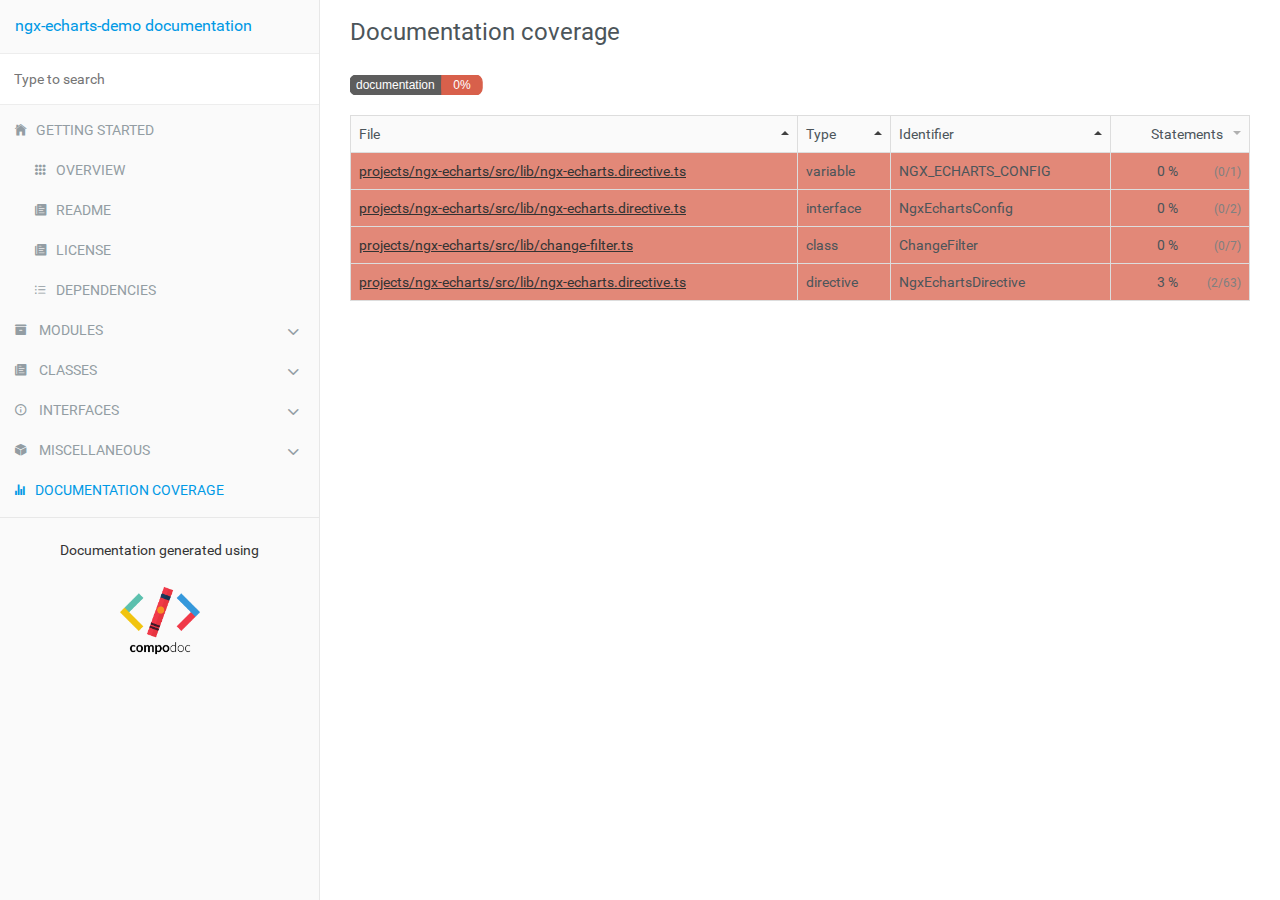
<file: api-doc/coverage.html>
<!doctype html>
<html class="no-js" lang="">
    <head>
        <meta charset="utf-8">
        <meta http-equiv="x-ua-compatible" content="ie=edge">
        <title>ngx-echarts-demo documentation</title>
        <meta name="description" content="">
        <meta name="viewport" content="width=device-width, initial-scale=1">

        <link rel="icon" type="image/x-icon" href="./images/favicon.ico">
	      <link rel="stylesheet" href="./styles/style.css">
        <link rel="stylesheet" href="./styles/stripe.css">
    </head>
    <body>

        <div class="navbar navbar-default navbar-fixed-top visible-xs">
            <a href="./" class="navbar-brand">ngx-echarts-demo documentation</a>
            <button type="button" class="btn btn-default btn-menu ion-ios-menu" id="btn-menu"></button>
        </div>

        <div class="xs-menu menu" id="mobile-menu">
                <div id="book-search-input" role="search"><input type="text" placeholder="Type to search"></div>            <compodoc-menu></compodoc-menu>
        </div>

        <div class="container-fluid main">
           <div class="row main">
               <div class="hidden-xs menu">
                   <compodoc-menu mode="normal"></compodoc-menu>
               </div>
               <!-- START CONTENT -->
               <div class="content coverage">
                   <div class="content-data">














                   


<ol class="breadcrumb">
    <li>Documentation coverage</li>
</ol>

<div>
    <img src="./images/coverage-badge-documentation.svg">
</div>

<table class="table table-bordered coverage" id="coverage-table">
    <thead class="coverage-header">
        <tr>
            <th>File</th>
            <th>Type</th>
            <th>Identifier</th>
            <th style="text-align:right" class="statements" data-sort-default>Statements</th>
        </tr>
    </thead>
    <tbody>
        <tr class="low">
            <td>
                <!-- miscellaneous -->
                <a href="./classes/ChangeFilter.html">projects/ngx-echarts/src/lib/change-filter.ts</a>
            </td>
            <td>class</td>
            <td>ChangeFilter</td>
            <td align="right" data-sort="0">
                <span class="coverage-percent">0 %</span>
                <span class="coverage-count">(0/7)</span>
            </td>
        </tr>
        <tr class="low">
            <td>
                <!-- miscellaneous -->
                <a href="./directives/NgxEchartsDirective.html">projects/ngx-echarts/src/lib/ngx-echarts.directive.ts</a>
            </td>
            <td>directive</td>
            <td>NgxEchartsDirective</td>
            <td align="right" data-sort="3">
                <span class="coverage-percent">3 %</span>
                <span class="coverage-count">(2/63)</span>
            </td>
        </tr>
        <tr class="low">
            <td>
                <!-- miscellaneous -->
                <a href="./interfaces/NgxEchartsConfig.html">projects/ngx-echarts/src/lib/ngx-echarts.directive.ts</a>
            </td>
            <td>interface</td>
            <td>NgxEchartsConfig</td>
            <td align="right" data-sort="0">
                <span class="coverage-percent">0 %</span>
                <span class="coverage-count">(0/2)</span>
            </td>
        </tr>
        <tr class="low">
            <td>
                <!-- miscellaneous -->
                <a href="./miscellaneous/variables.html#NGX_ECHARTS_CONFIG">projects/ngx-echarts/src/lib/ngx-echarts.directive.ts</a>
            </td>
            <td>variable</td>
            <td>NGX_ECHARTS_CONFIG</td>
            <td align="right" data-sort="0">
                <span class="coverage-percent">0 %</span>
                <span class="coverage-count">(0/1)</span>
            </td>
        </tr>
    </tbody>
</table>

<script src="js/libs/tablesort.min.js"></script>
<script src="js/libs/tablesort.number.min.js"></script>
<script>
    new Tablesort(document.getElementById('coverage-table'));
</script>

                   </div><div class="search-results">
    <div class="has-results">
        <h1 class="search-results-title"><span class='search-results-count'></span> result-matching "<span class='search-query'></span>"</h1>
        <ul class="search-results-list"></ul>
    </div>
    <div class="no-results">
        <h1 class="search-results-title">No results matching "<span class='search-query'></span>"</h1>
    </div>
</div>
</div>
               <!-- END CONTENT -->
           </div>
       </div>

       <script>
            var COMPODOC_CURRENT_PAGE_DEPTH = 0;
            var COMPODOC_CURRENT_PAGE_CONTEXT = 'coverage';
            var COMPODOC_CURRENT_PAGE_URL = 'coverage.html';
            var MAX_SEARCH_RESULTS = 15;
       </script>

       <script src="./js/libs/custom-elements.min.js"></script>
       <script src="./js/libs/lit-html.js"></script>
       <!-- Required to polyfill modern browsers as code is ES5 for IE... -->
       <script src="./js/libs/custom-elements-es5-adapter.js" charset="utf-8" defer></script>
       <script src="./js/menu-wc.js" defer></script>

       <script src="./js/libs/bootstrap-native.js"></script>

       <script src="./js/libs/es6-shim.min.js"></script>
       <script src="./js/libs/EventDispatcher.js"></script>
       <script src="./js/libs/promise.min.js"></script>
       <script src="./js/libs/zepto.min.js"></script>

       <script src="./js/compodoc.js"></script>

       <script src="./js/tabs.js"></script>
       <script src="./js/menu.js"></script>
       <script src="./js/libs/clipboard.min.js"></script>
       <script src="./js/libs/prism.js"></script>
       <script src="./js/sourceCode.js"></script>
          <script src="./js/search/search.js"></script>
          <script src="./js/search/lunr.min.js"></script>
          <script src="./js/search/search-lunr.js"></script>
          <script src="./js/search/search_index.js"></script>
       <script src="./js/lazy-load-graphs.js"></script>


    </body>
</html>
</file>
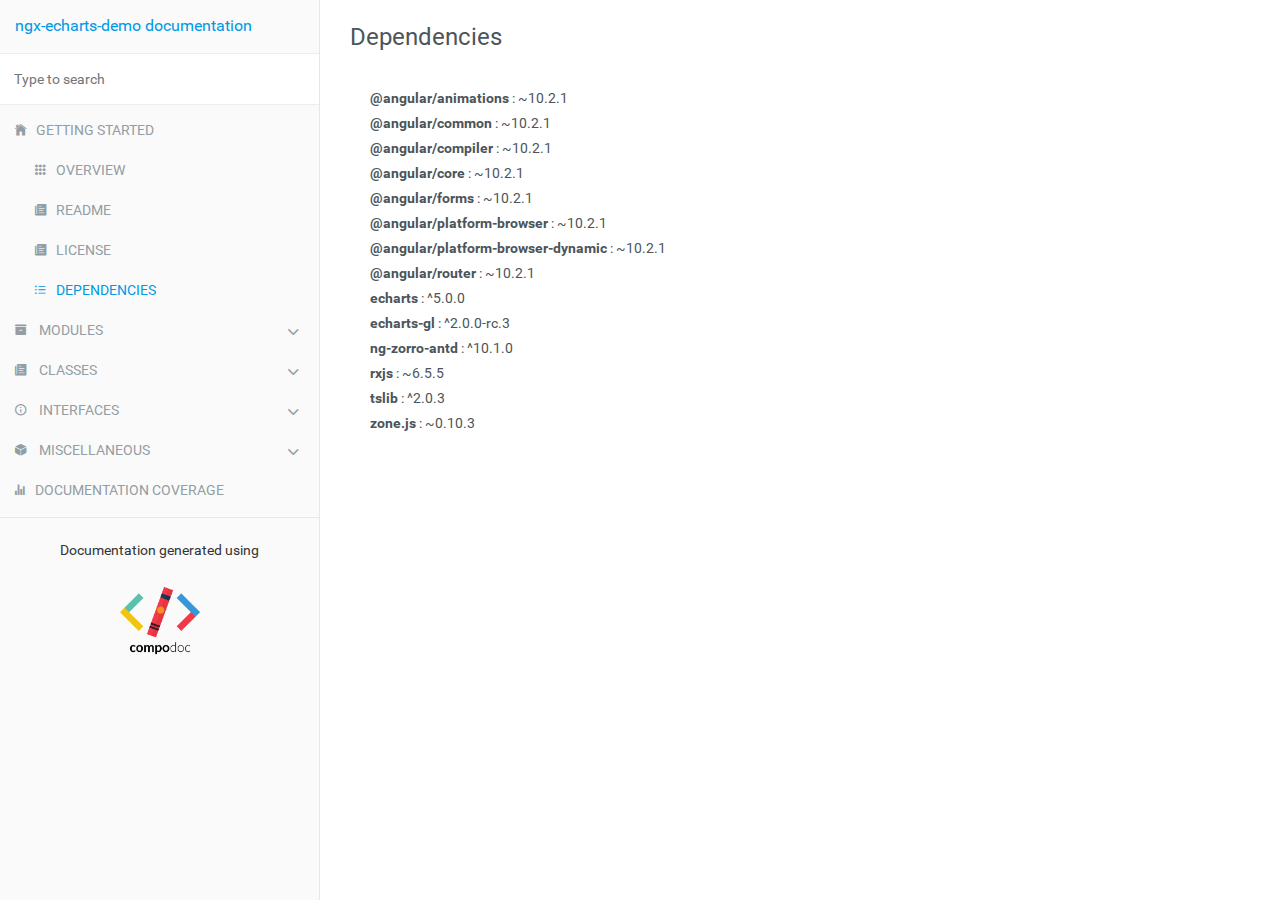
<file: api-doc/dependencies.html>
<!doctype html>
<html class="no-js" lang="">
    <head>
        <meta charset="utf-8">
        <meta http-equiv="x-ua-compatible" content="ie=edge">
        <title>ngx-echarts-demo documentation</title>
        <meta name="description" content="">
        <meta name="viewport" content="width=device-width, initial-scale=1">

        <link rel="icon" type="image/x-icon" href="./images/favicon.ico">
	      <link rel="stylesheet" href="./styles/style.css">
        <link rel="stylesheet" href="./styles/stripe.css">
    </head>
    <body>

        <div class="navbar navbar-default navbar-fixed-top visible-xs">
            <a href="./" class="navbar-brand">ngx-echarts-demo documentation</a>
            <button type="button" class="btn btn-default btn-menu ion-ios-menu" id="btn-menu"></button>
        </div>

        <div class="xs-menu menu" id="mobile-menu">
                <div id="book-search-input" role="search"><input type="text" placeholder="Type to search"></div>            <compodoc-menu></compodoc-menu>
        </div>

        <div class="container-fluid main">
           <div class="row main">
               <div class="hidden-xs menu">
                   <compodoc-menu mode="normal"></compodoc-menu>
               </div>
               <!-- START CONTENT -->
               <div class="content package-dependencies">
                   <div class="content-data">














    <ol class="breadcrumb">
        <li>Dependencies</li>
    </ol>
    <ul class="dependencies-list">
        <li>
            <b>@angular/animations</b> : ~10.2.1</li>
        <li>
            <b>@angular/common</b> : ~10.2.1</li>
        <li>
            <b>@angular/compiler</b> : ~10.2.1</li>
        <li>
            <b>@angular/core</b> : ~10.2.1</li>
        <li>
            <b>@angular/forms</b> : ~10.2.1</li>
        <li>
            <b>@angular/platform-browser</b> : ~10.2.1</li>
        <li>
            <b>@angular/platform-browser-dynamic</b> : ~10.2.1</li>
        <li>
            <b>@angular/router</b> : ~10.2.1</li>
        <li>
            <b>echarts</b> : ^5.0.0</li>
        <li>
            <b>echarts-gl</b> : ^2.0.0-rc.3</li>
        <li>
            <b>ng-zorro-antd</b> : ^10.1.0</li>
        <li>
            <b>rxjs</b> : ~6.5.5</li>
        <li>
            <b>tslib</b> : ^2.0.3</li>
        <li>
            <b>zone.js</b> : ~0.10.3</li>
    </ul>

                   




                   </div><div class="search-results">
    <div class="has-results">
        <h1 class="search-results-title"><span class='search-results-count'></span> result-matching "<span class='search-query'></span>"</h1>
        <ul class="search-results-list"></ul>
    </div>
    <div class="no-results">
        <h1 class="search-results-title">No results matching "<span class='search-query'></span>"</h1>
    </div>
</div>
</div>
               <!-- END CONTENT -->
           </div>
       </div>

       <script>
            var COMPODOC_CURRENT_PAGE_DEPTH = 0;
            var COMPODOC_CURRENT_PAGE_CONTEXT = 'package-dependencies';
            var COMPODOC_CURRENT_PAGE_URL = 'dependencies.html';
            var MAX_SEARCH_RESULTS = 15;
       </script>

       <script src="./js/libs/custom-elements.min.js"></script>
       <script src="./js/libs/lit-html.js"></script>
       <!-- Required to polyfill modern browsers as code is ES5 for IE... -->
       <script src="./js/libs/custom-elements-es5-adapter.js" charset="utf-8" defer></script>
       <script src="./js/menu-wc.js" defer></script>

       <script src="./js/libs/bootstrap-native.js"></script>

       <script src="./js/libs/es6-shim.min.js"></script>
       <script src="./js/libs/EventDispatcher.js"></script>
       <script src="./js/libs/promise.min.js"></script>
       <script src="./js/libs/zepto.min.js"></script>

       <script src="./js/compodoc.js"></script>

       <script src="./js/tabs.js"></script>
       <script src="./js/menu.js"></script>
       <script src="./js/libs/clipboard.min.js"></script>
       <script src="./js/libs/prism.js"></script>
       <script src="./js/sourceCode.js"></script>
          <script src="./js/search/search.js"></script>
          <script src="./js/search/lunr.min.js"></script>
          <script src="./js/search/search-lunr.js"></script>
          <script src="./js/search/search_index.js"></script>
       <script src="./js/lazy-load-graphs.js"></script>


    </body>
</html>
</file>
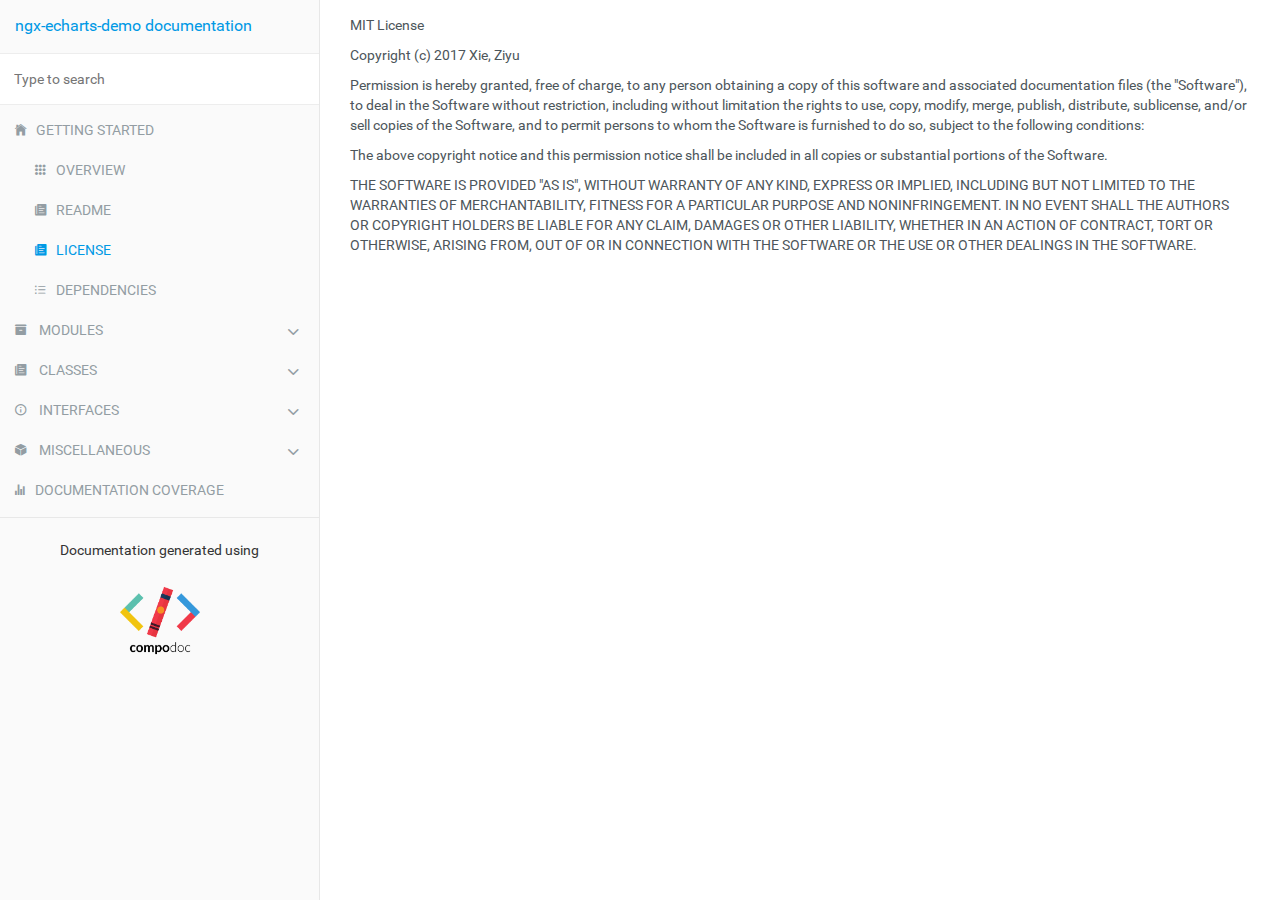
<file: api-doc/license.html>
<!doctype html>
<html class="no-js" lang="">
    <head>
        <meta charset="utf-8">
        <meta http-equiv="x-ua-compatible" content="ie=edge">
        <title>ngx-echarts-demo documentation</title>
        <meta name="description" content="">
        <meta name="viewport" content="width=device-width, initial-scale=1">

        <link rel="icon" type="image/x-icon" href="./images/favicon.ico">
	      <link rel="stylesheet" href="./styles/style.css">
        <link rel="stylesheet" href="./styles/stripe.css">
    </head>
    <body>

        <div class="navbar navbar-default navbar-fixed-top visible-xs">
            <a href="./" class="navbar-brand">ngx-echarts-demo documentation</a>
            <button type="button" class="btn btn-default btn-menu ion-ios-menu" id="btn-menu"></button>
        </div>

        <div class="xs-menu menu" id="mobile-menu">
                <div id="book-search-input" role="search"><input type="text" placeholder="Type to search"></div>            <compodoc-menu></compodoc-menu>
        </div>

        <div class="container-fluid main">
           <div class="row main">
               <div class="hidden-xs menu">
                   <compodoc-menu mode="normal"></compodoc-menu>
               </div>
               <!-- START CONTENT -->
               <div class="content getting-started">
                   <div class="content-data">

<p>MIT License</p>
<p>Copyright (c) 2017 Xie, Ziyu</p>
<p>Permission is hereby granted, free of charge, to any person obtaining a copy
of this software and associated documentation files (the &quot;Software&quot;), to deal
in the Software without restriction, including without limitation the rights
to use, copy, modify, merge, publish, distribute, sublicense, and/or sell
copies of the Software, and to permit persons to whom the Software is
furnished to do so, subject to the following conditions:</p>
<p>The above copyright notice and this permission notice shall be included in all
copies or substantial portions of the Software.</p>
<p>THE SOFTWARE IS PROVIDED &quot;AS IS&quot;, WITHOUT WARRANTY OF ANY KIND, EXPRESS OR
IMPLIED, INCLUDING BUT NOT LIMITED TO THE WARRANTIES OF MERCHANTABILITY,
FITNESS FOR A PARTICULAR PURPOSE AND NONINFRINGEMENT. IN NO EVENT SHALL THE
AUTHORS OR COPYRIGHT HOLDERS BE LIABLE FOR ANY CLAIM, DAMAGES OR OTHER
LIABILITY, WHETHER IN AN ACTION OF CONTRACT, TORT OR OTHERWISE, ARISING FROM,
OUT OF OR IN CONNECTION WITH THE SOFTWARE OR THE USE OR OTHER DEALINGS IN THE
SOFTWARE.</p>














                   




                   </div><div class="search-results">
    <div class="has-results">
        <h1 class="search-results-title"><span class='search-results-count'></span> result-matching "<span class='search-query'></span>"</h1>
        <ul class="search-results-list"></ul>
    </div>
    <div class="no-results">
        <h1 class="search-results-title">No results matching "<span class='search-query'></span>"</h1>
    </div>
</div>
</div>
               <!-- END CONTENT -->
           </div>
       </div>

       <script>
            var COMPODOC_CURRENT_PAGE_DEPTH = 0;
            var COMPODOC_CURRENT_PAGE_CONTEXT = 'getting-started';
            var COMPODOC_CURRENT_PAGE_URL = 'license.html';
            var MAX_SEARCH_RESULTS = 15;
       </script>

       <script src="./js/libs/custom-elements.min.js"></script>
       <script src="./js/libs/lit-html.js"></script>
       <!-- Required to polyfill modern browsers as code is ES5 for IE... -->
       <script src="./js/libs/custom-elements-es5-adapter.js" charset="utf-8" defer></script>
       <script src="./js/menu-wc.js" defer></script>

       <script src="./js/libs/bootstrap-native.js"></script>

       <script src="./js/libs/es6-shim.min.js"></script>
       <script src="./js/libs/EventDispatcher.js"></script>
       <script src="./js/libs/promise.min.js"></script>
       <script src="./js/libs/zepto.min.js"></script>

       <script src="./js/compodoc.js"></script>

       <script src="./js/tabs.js"></script>
       <script src="./js/menu.js"></script>
       <script src="./js/libs/clipboard.min.js"></script>
       <script src="./js/libs/prism.js"></script>
       <script src="./js/sourceCode.js"></script>
          <script src="./js/search/search.js"></script>
          <script src="./js/search/lunr.min.js"></script>
          <script src="./js/search/search-lunr.js"></script>
          <script src="./js/search/search_index.js"></script>
       <script src="./js/lazy-load-graphs.js"></script>


    </body>
</html>
</file>
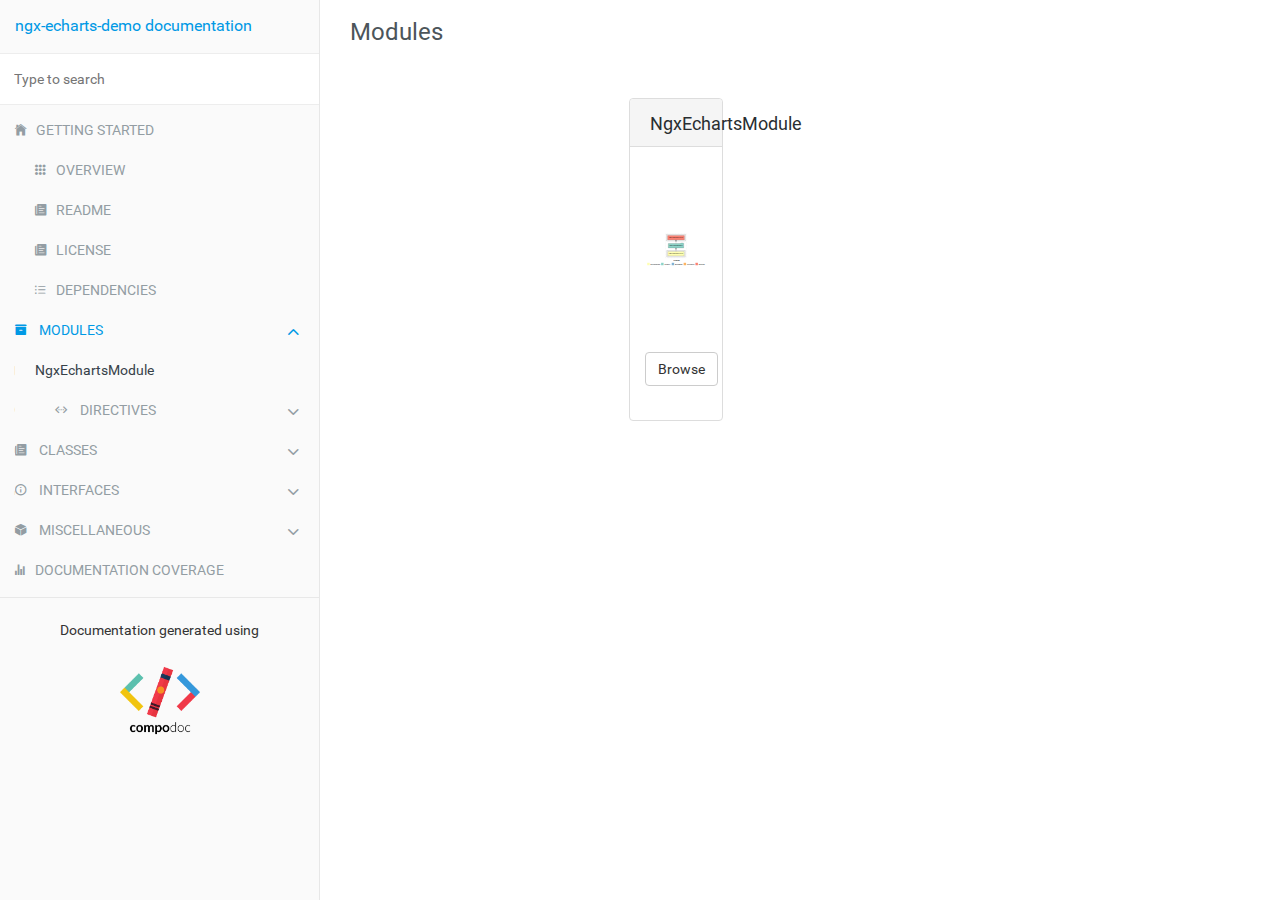
<file: api-doc/modules.html>
<!doctype html>
<html class="no-js" lang="">
    <head>
        <meta charset="utf-8">
        <meta http-equiv="x-ua-compatible" content="ie=edge">
        <title>ngx-echarts-demo documentation</title>
        <meta name="description" content="">
        <meta name="viewport" content="width=device-width, initial-scale=1">

        <link rel="icon" type="image/x-icon" href="./images/favicon.ico">
	      <link rel="stylesheet" href="./styles/style.css">
        <link rel="stylesheet" href="./styles/stripe.css">
    </head>
    <body>

        <div class="navbar navbar-default navbar-fixed-top visible-xs">
            <a href="./" class="navbar-brand">ngx-echarts-demo documentation</a>
            <button type="button" class="btn btn-default btn-menu ion-ios-menu" id="btn-menu"></button>
        </div>

        <div class="xs-menu menu" id="mobile-menu">
                <div id="book-search-input" role="search"><input type="text" placeholder="Type to search"></div>            <compodoc-menu></compodoc-menu>
        </div>

        <div class="container-fluid main">
           <div class="row main">
               <div class="hidden-xs menu">
                   <compodoc-menu mode="normal"></compodoc-menu>
               </div>
               <!-- START CONTENT -->
               <div class="content modules">
                   <div class="content-data">



<ol class="breadcrumb">
    <li>Modules</li>
</ol>
<div class="container-fluid modules">
    <div class="row">
            <div class="col-sm-4">
                <div class="card card-module">
                    <div class="card-header">
                        <h4 class="card-title">NgxEchartsModule</h4>
                    </div>
                    <div class="card-block">
                                <p>
                                    <object id="demo-svg" type="image/svg+xml" lazy="./modules/NgxEchartsModule/dependencies.svg" style="width: 100%; height: 175px;">
                                        Your browser does not support SVG
                                    </object>
                                </p>
                        <footer class="text-center">
                            <a href="./modules/NgxEchartsModule.html" class="btn btn-default">Browse</a>
                        </footer>
                    </div>
                </div>
            </div>
    </div>
</div>











                   




                   </div><div class="search-results">
    <div class="has-results">
        <h1 class="search-results-title"><span class='search-results-count'></span> result-matching "<span class='search-query'></span>"</h1>
        <ul class="search-results-list"></ul>
    </div>
    <div class="no-results">
        <h1 class="search-results-title">No results matching "<span class='search-query'></span>"</h1>
    </div>
</div>
</div>
               <!-- END CONTENT -->
           </div>
       </div>

       <script>
            var COMPODOC_CURRENT_PAGE_DEPTH = 0;
            var COMPODOC_CURRENT_PAGE_CONTEXT = 'modules';
            var COMPODOC_CURRENT_PAGE_URL = 'modules.html';
            var MAX_SEARCH_RESULTS = 15;
       </script>

       <script src="./js/libs/custom-elements.min.js"></script>
       <script src="./js/libs/lit-html.js"></script>
       <!-- Required to polyfill modern browsers as code is ES5 for IE... -->
       <script src="./js/libs/custom-elements-es5-adapter.js" charset="utf-8" defer></script>
       <script src="./js/menu-wc.js" defer></script>

       <script src="./js/libs/bootstrap-native.js"></script>

       <script src="./js/libs/es6-shim.min.js"></script>
       <script src="./js/libs/EventDispatcher.js"></script>
       <script src="./js/libs/promise.min.js"></script>
       <script src="./js/libs/zepto.min.js"></script>

       <script src="./js/compodoc.js"></script>

       <script src="./js/tabs.js"></script>
       <script src="./js/menu.js"></script>
       <script src="./js/libs/clipboard.min.js"></script>
       <script src="./js/libs/prism.js"></script>
       <script src="./js/sourceCode.js"></script>
          <script src="./js/search/search.js"></script>
          <script src="./js/search/lunr.min.js"></script>
          <script src="./js/search/search-lunr.js"></script>
          <script src="./js/search/search_index.js"></script>
       <script src="./js/lazy-load-graphs.js"></script>


    </body>
</html>
</file>
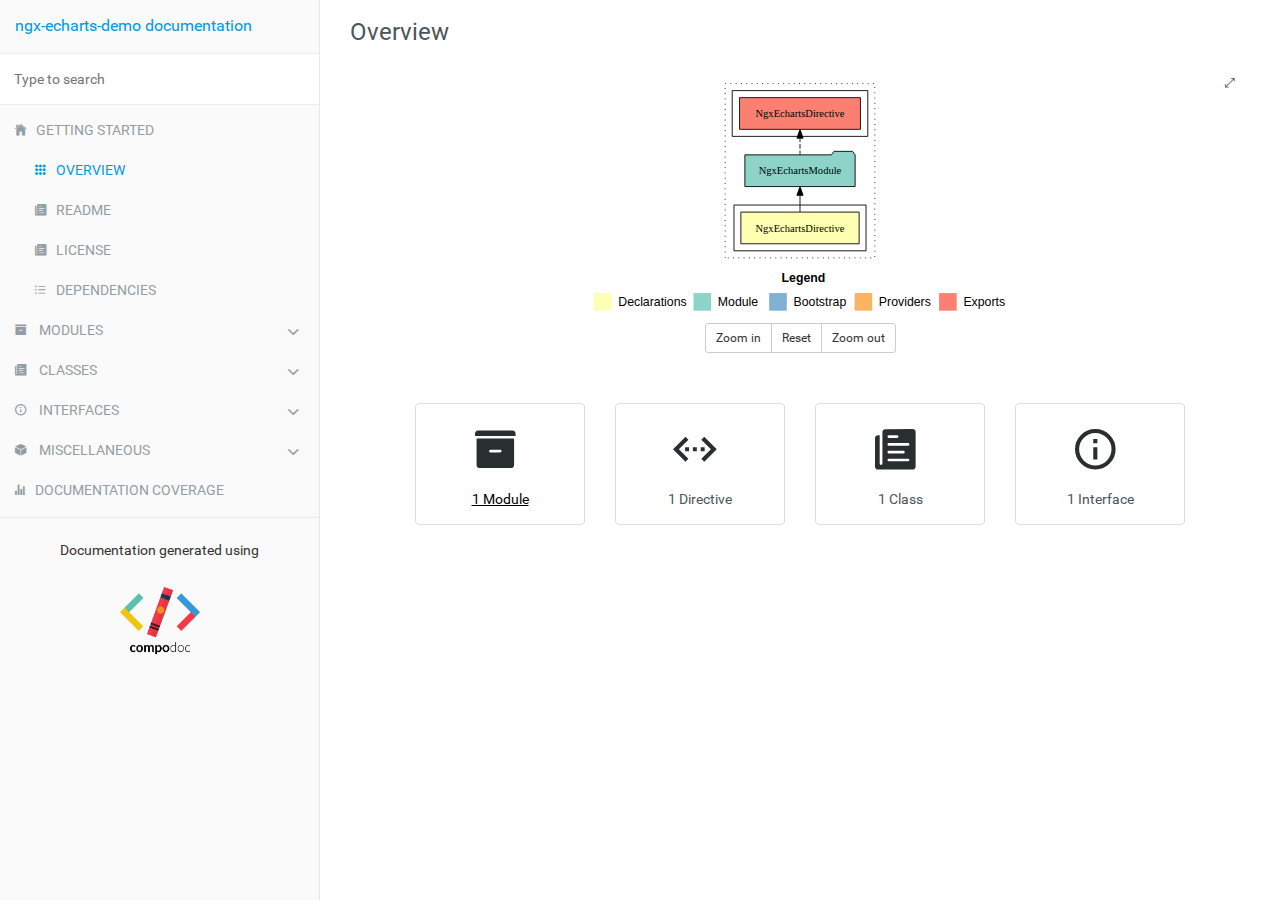
<file: api-doc/overview.html>
<!doctype html>
<html class="no-js" lang="">
    <head>
        <meta charset="utf-8">
        <meta http-equiv="x-ua-compatible" content="ie=edge">
        <title>ngx-echarts-demo documentation</title>
        <meta name="description" content="">
        <meta name="viewport" content="width=device-width, initial-scale=1">

        <link rel="icon" type="image/x-icon" href="./images/favicon.ico">
	      <link rel="stylesheet" href="./styles/style.css">
        <link rel="stylesheet" href="./styles/stripe.css">
    </head>
    <body>

        <div class="navbar navbar-default navbar-fixed-top visible-xs">
            <a href="./" class="navbar-brand">ngx-echarts-demo documentation</a>
            <button type="button" class="btn btn-default btn-menu ion-ios-menu" id="btn-menu"></button>
        </div>

        <div class="xs-menu menu" id="mobile-menu">
                <div id="book-search-input" role="search"><input type="text" placeholder="Type to search"></div>            <compodoc-menu></compodoc-menu>
        </div>

        <div class="container-fluid main">
           <div class="row main">
               <div class="hidden-xs menu">
                   <compodoc-menu mode="normal"></compodoc-menu>
               </div>
               <!-- START CONTENT -->
               <div class="content overview">
                   <div class="content-data">


<ol class="breadcrumb">
    <li>Overview</li>
</ol>
  
<div class="text-center module-graph-container">
    <div id="module-graph-svg">
        <?xml version="1.0" encoding="UTF-8" standalone="no"?>
<!DOCTYPE svg PUBLIC "-//W3C//DTD SVG 1.1//EN"
 "http://www.w3.org/Graphics/SVG/1.1/DTD/svg11.dtd">
<!-- Generated by graphviz version 2.44.1 (20200629.0846)
 -->
<!-- Title: dependencies Pages: 1 -->
<svg width="504pt" height="284pt"
 viewBox="0.00 0.00 504.00 284.00" xmlns="http://www.w3.org/2000/svg" xmlns:xlink="http://www.w3.org/1999/xlink">
<g id="graph0" class="graph" transform="scale(1 1) rotate(0) translate(4 280)">
<title>dependencies</title>
<polygon fill="white" stroke="transparent" points="-4,4 -4,-280 500,-280 500,4 -4,4"/>
<text text-anchor="start" x="227.01" y="-42.4" font-family="sans-serif" font-weight="bold" font-size="14.00">Legend</text>
<polygon fill="#ffffb3" stroke="transparent" points="14,-10 14,-30 34,-30 34,-10 14,-10"/>
<text text-anchor="start" x="37.63" y="-15.4" font-family="sans-serif" font-size="14.00"> &#160;Declarations</text>
<polygon fill="#8dd3c7" stroke="transparent" points="127,-10 127,-30 147,-30 147,-10 127,-10"/>
<text text-anchor="start" x="150.73" y="-15.4" font-family="sans-serif" font-size="14.00"> &#160;Module</text>
<polygon fill="#80b1d3" stroke="transparent" points="213,-10 213,-30 233,-30 233,-10 213,-10"/>
<text text-anchor="start" x="236.78" y="-15.4" font-family="sans-serif" font-size="14.00"> &#160;Bootstrap</text>
<polygon fill="#fdb462" stroke="transparent" points="310,-10 310,-30 330,-30 330,-10 310,-10"/>
<text text-anchor="start" x="333.67" y="-15.4" font-family="sans-serif" font-size="14.00"> &#160;Providers</text>
<polygon fill="#fb8072" stroke="transparent" points="406,-10 406,-30 426,-30 426,-10 406,-10"/>
<text text-anchor="start" x="429.73" y="-15.4" font-family="sans-serif" font-size="14.00"> &#160;Exports</text>
<g id="clust1" class="cluster">
<title>cluster_NgxEchartsModule</title>
<polygon fill="none" stroke="black" stroke-dasharray="1,5" points="163,-70 163,-268 333,-268 333,-70 163,-70"/>
</g>
<g id="clust2" class="cluster">
<title>cluster_NgxEchartsModule_declarations</title>
<polygon fill="none" stroke="black" points="173,-78 173,-130 323,-130 323,-78 173,-78"/>
</g>
<g id="clust5" class="cluster">
<title>cluster_NgxEchartsModule_exports</title>
<polygon fill="none" stroke="black" points="171,-208 171,-260 325,-260 325,-208 171,-208"/>
</g>
<!-- NgxEchartsDirective -->
<g id="node1" class="node">
<title>NgxEchartsDirective</title>
<polygon fill="#ffffb3" stroke="black" points="315.17,-122 180.83,-122 180.83,-86 315.17,-86 315.17,-122"/>
<text text-anchor="middle" x="248" y="-99.8" font-family="Times,serif" font-size="14.00">NgxEchartsDirective</text>
</g>
<!-- NgxEchartsModule -->
<g id="node2" class="node">
<title>NgxEchartsModule</title>
<polygon fill="#8dd3c7" stroke="black" points="310.63,-187 307.63,-191 286.63,-191 283.63,-187 185.37,-187 185.37,-151 310.63,-151 310.63,-187"/>
<text text-anchor="middle" x="248" y="-164.8" font-family="Times,serif" font-size="14.00">NgxEchartsModule</text>
</g>
<!-- NgxEchartsDirective&#45;&gt;NgxEchartsModule -->
<g id="edge1" class="edge">
<title>NgxEchartsDirective&#45;&gt;NgxEchartsModule</title>
<path fill="none" stroke="black" d="M248,-122.11C248,-122.11 248,-140.99 248,-140.99"/>
<polygon fill="black" stroke="black" points="244.5,-140.99 248,-150.99 251.5,-140.99 244.5,-140.99"/>
</g>
<!-- NgxEchartsDirective  -->
<g id="node3" class="node">
<title>NgxEchartsDirective </title>
<polygon fill="#fb8072" stroke="black" points="316.67,-252 179.33,-252 179.33,-216 316.67,-216 316.67,-252"/>
<text text-anchor="middle" x="248" y="-229.8" font-family="Times,serif" font-size="14.00">NgxEchartsDirective </text>
</g>
<!-- NgxEchartsModule&#45;&gt;NgxEchartsDirective  -->
<g id="edge2" class="edge">
<title>NgxEchartsModule&#45;&gt;NgxEchartsDirective </title>
<path fill="none" stroke="black" stroke-dasharray="5,2" d="M248,-187.11C248,-187.11 248,-205.99 248,-205.99"/>
<polygon fill="black" stroke="black" points="244.5,-205.99 248,-215.99 251.5,-205.99 244.5,-205.99"/>
</g>
</g>
</svg>

    </div>
    <i id="fullscreen" class="icon ion-ios-resize module-graph-fullscreen-btn" aria-hidden="true"></i>
    <div class="btn-group">
        <button id="zoom-in" class="btn btn-default btn-sm">Zoom in</button>
        <button id="reset" class="btn btn-default btn-sm">Reset</button>
        <button id="zoom-out" class="btn btn-default btn-sm">Zoom out</button>
    </div>
</div>
  
<div class="container-fluid overview">
    <div class="row">
        <div class="col-sm-3">
            <div class="card text-center">
                <div class="card-block">
                    <h4 class="card-title"><span class="icon ion-ios-archive"></span></h4>
                    <p class="card-text">
                        <a href="./modules.html">1 Module</a>
                    </p>
                </div>
            </div>
        </div>
        <div class="col-sm-3">
            <div class="card text-center">
                <div class="card-block">
                    <h4 class="card-title"><span class="icon ion-md-code-working"></span></h4>
                    <p class="card-text">1 Directive</p>
                </div>
            </div>
        </div>
        <div class="col-sm-3">
            <div class="card text-center">
                <div class="card-block">
                    <h4 class="card-title"><span class="icon ion-ios-paper"></span></h4>
                    <p class="card-text">1 Class</p>
                </div>
            </div>
        </div>
        <div class="col-sm-3">
            <div class="card text-center">
                <div class="card-block">
                    <h4 class="card-title"><span class="icon ion-md-information-circle-outline"></span></h4>
                    <p class="card-text">1 Interface</p>
                </div>
            </div>
        </div>
    </div>
</div>
<script src="js/libs/svg-pan-zoom.min.js"></script>
<script src="js/svg-pan-zoom.controls.js"></script> 











                   




                   </div><div class="search-results">
    <div class="has-results">
        <h1 class="search-results-title"><span class='search-results-count'></span> result-matching "<span class='search-query'></span>"</h1>
        <ul class="search-results-list"></ul>
    </div>
    <div class="no-results">
        <h1 class="search-results-title">No results matching "<span class='search-query'></span>"</h1>
    </div>
</div>
</div>
               <!-- END CONTENT -->
           </div>
       </div>

       <script>
            var COMPODOC_CURRENT_PAGE_DEPTH = 0;
            var COMPODOC_CURRENT_PAGE_CONTEXT = 'overview';
            var COMPODOC_CURRENT_PAGE_URL = 'overview.html';
            var MAX_SEARCH_RESULTS = 15;
       </script>

       <script src="./js/libs/custom-elements.min.js"></script>
       <script src="./js/libs/lit-html.js"></script>
       <!-- Required to polyfill modern browsers as code is ES5 for IE... -->
       <script src="./js/libs/custom-elements-es5-adapter.js" charset="utf-8" defer></script>
       <script src="./js/menu-wc.js" defer></script>

       <script src="./js/libs/bootstrap-native.js"></script>

       <script src="./js/libs/es6-shim.min.js"></script>
       <script src="./js/libs/EventDispatcher.js"></script>
       <script src="./js/libs/promise.min.js"></script>
       <script src="./js/libs/zepto.min.js"></script>

       <script src="./js/compodoc.js"></script>

       <script src="./js/tabs.js"></script>
       <script src="./js/menu.js"></script>
       <script src="./js/libs/clipboard.min.js"></script>
       <script src="./js/libs/prism.js"></script>
       <script src="./js/sourceCode.js"></script>
          <script src="./js/search/search.js"></script>
          <script src="./js/search/lunr.min.js"></script>
          <script src="./js/search/search-lunr.js"></script>
          <script src="./js/search/search_index.js"></script>
       <script src="./js/lazy-load-graphs.js"></script>


    </body>
</html>
</file>
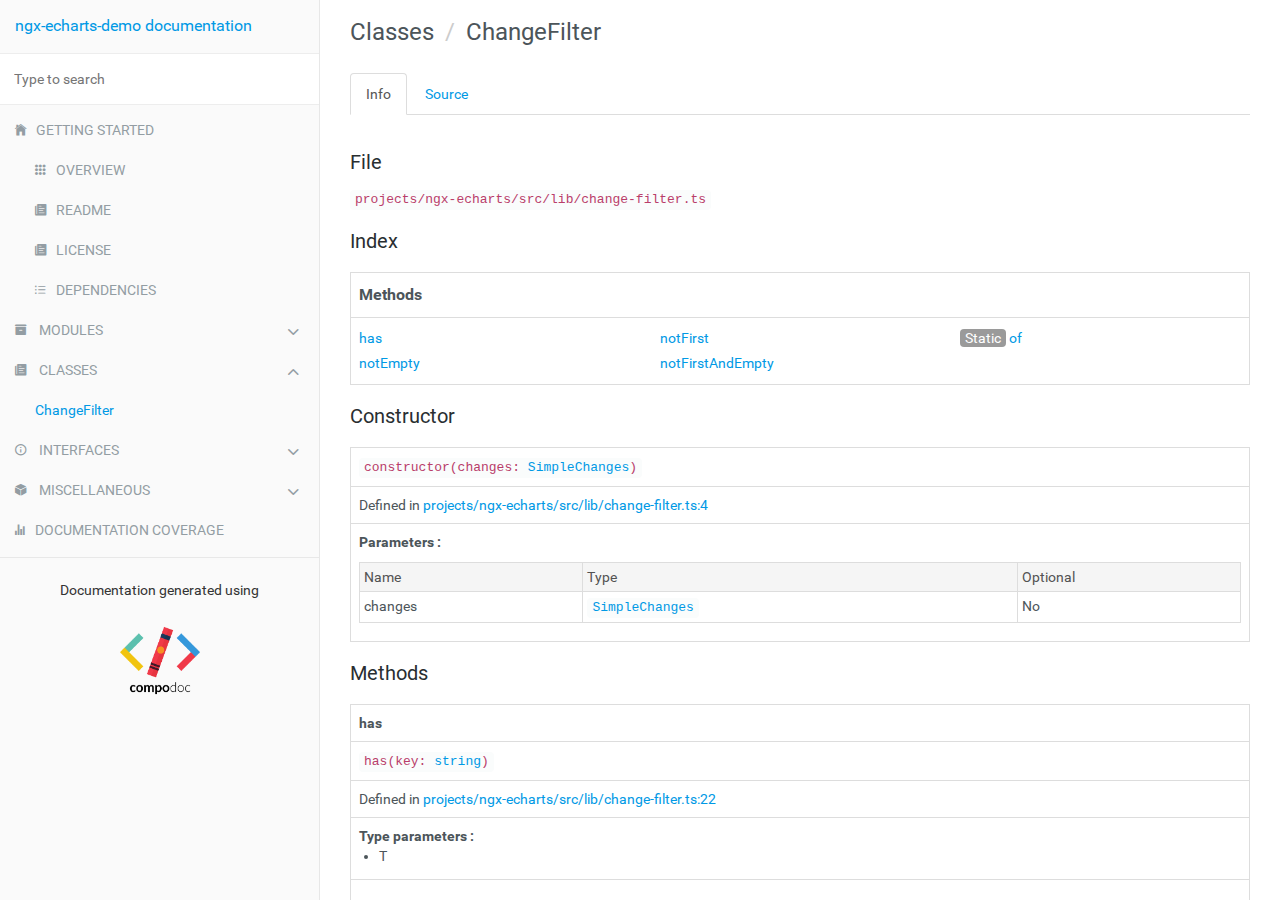
<file: api-doc/classes/ChangeFilter.html>
<!doctype html>
<html class="no-js" lang="">
    <head>
        <meta charset="utf-8">
        <meta http-equiv="x-ua-compatible" content="ie=edge">
        <title>ngx-echarts-demo documentation</title>
        <meta name="description" content="">
        <meta name="viewport" content="width=device-width, initial-scale=1">

        <link rel="icon" type="image/x-icon" href="../images/favicon.ico">
	      <link rel="stylesheet" href="../styles/style.css">
        <link rel="stylesheet" href="../styles/stripe.css">
    </head>
    <body>

        <div class="navbar navbar-default navbar-fixed-top visible-xs">
            <a href="../" class="navbar-brand">ngx-echarts-demo documentation</a>
            <button type="button" class="btn btn-default btn-menu ion-ios-menu" id="btn-menu"></button>
        </div>

        <div class="xs-menu menu" id="mobile-menu">
                <div id="book-search-input" role="search"><input type="text" placeholder="Type to search"></div>            <compodoc-menu></compodoc-menu>
        </div>

        <div class="container-fluid main">
           <div class="row main">
               <div class="hidden-xs menu">
                   <compodoc-menu mode="normal"></compodoc-menu>
               </div>
               <!-- START CONTENT -->
               <div class="content class">
                   <div class="content-data">











<ol class="breadcrumb">
  <li>Classes</li>
  <li>ChangeFilter</li>
</ol>

<ul class="nav nav-tabs" role="tablist">
        <li class="active">
            <a href="#info" role="tab" id="info-tab" data-toggle="tab" data-link="info">Info</a>
        </li>
        <li >
            <a href="#source" role="tab" id="source-tab" data-toggle="tab" data-link="source">Source</a>
        </li>
</ul>

<div class="tab-content">
    <div class="tab-pane fade active in" id="c-info">
        <p class="comment">
            <h3>File</h3>
        </p>
        <p class="comment">
            <code>projects/ngx-echarts/src/lib/change-filter.ts</code>
        </p>





            <section>
    <h3 id="index">Index</h3>
    <table class="table table-sm table-bordered index-table">
        <tbody>

                <tr>
                    <td class="col-md-4">
                        <h6><b>Methods</b></h6>
                    </td>
                </tr>
                <tr>
                    <td class="col-md-4">
                        <ul class="index-list">
                            <li>
                                <a href="#has">has</a>
                            </li>
                            <li>
                                <a href="#notEmpty">notEmpty</a>
                            </li>
                            <li>
                                <a href="#notFirst">notFirst</a>
                            </li>
                            <li>
                                <a href="#notFirstAndEmpty">notFirstAndEmpty</a>
                            </li>
                            <li>
                                    <span class="modifier">Static</span>
                                <a href="#of">of</a>
                            </li>
                        </ul>
                    </td>
                </tr>





        </tbody>
    </table>
</section>

            <section>
    <h3 id="constructor">Constructor</h3>
        <table class="table table-sm table-bordered">
            <tbody>
                <tr>
                    <td class="col-md-4">
<code>constructor(changes: <a href="https://angular.io/api/core/SimpleChanges" target="_blank">SimpleChanges</a>)</code>
                    </td>
                </tr>
                        <tr>
                            <td class="col-md-4">
                                <div class="io-line">Defined in <a href="" data-line="4" class="link-to-prism">projects/ngx-echarts/src/lib/change-filter.ts:4</a></div>
                            </td>
                        </tr>

                <tr>
                    <td class="col-md-4">
                            <div>
                                    <b>Parameters :</b>
                                    <table class="params">
                                        <thead>
                                            <tr>
                                                <td>Name</td>
                                                    <td>Type</td>
                                                <td>Optional</td>
                                            </tr>
                                        </thead>
                                        <tbody>
                                                <tr>
                                                        <td>changes</td>
                                                  
                                                        <td>
                                                                        <code><a href="https://angular.io/api/core/SimpleChanges" target="_blank" >SimpleChanges</a></code>
                                                        </td>
                                                  
                                                    <td>
                                                            No
                                                    </td>
                                                    
                                                </tr>
                                        </tbody>
                                    </table>
                            </div>
                    </td>
                </tr>
            </tbody>
        </table>
</section>


            <section>
    
    <h3 id="methods">
        Methods
    </h3>
    <table class="table table-sm table-bordered">
        <tbody>
            <tr>
                <td class="col-md-4">
                    <a name="has"></a>
                    <span class="name">
                        <b>
                            has
                        </b>
                        <a href="#has"><span class="icon ion-ios-link"></span></a>
                    </span>
                </td>
            </tr>
            <tr>
                <td class="col-md-4">
<code>has(key: <a href="https://developer.mozilla.org/en-US/docs/Web/JavaScript/Reference/Global_Objects/string" target="_blank">string</a>)</code>
                </td>
            </tr>


            <tr>
                <td class="col-md-4">
                    <div class="io-line">Defined in <a href="" data-line="22"
                            class="link-to-prism">projects/ngx-echarts/src/lib/change-filter.ts:22</a></div>
                </td>
            </tr>

            <tr>
                <td class="col-md-4">
                    <b>Type parameters :</b>
                    <ul class="type-parameters">
                        <li>T</li>
                    </ul>
                </td>
            </tr>

            <tr>
                <td class="col-md-4">

                    <div class="io-description">
                        <b>Parameters :</b>
                        <table class="params">
                            <thead>
                                <tr>
                                    <td>Name</td>
                                    <td>Type</td>
                                    <td>Optional</td>
                                </tr>
                            </thead>
                            <tbody>
                                <tr>
                                    <td>key</td>
                                    <td>
                                                <code><a href="https://developer.mozilla.org/en-US/docs/Web/JavaScript/Reference/Global_Objects/string" target="_blank" >string</a></code>
                                    </td>

                                    <td>
                                        No
                                    </td>


                                </tr>
                            </tbody>
                        </table>
                    </div>
                    <div>
                    </div>
                    <div class="io-description">
                        <b>Returns : </b>    <code>Observable&lt;T&gt;</code>

                    </div>
                    <div class="io-description">
                        
                    </div>
                </td>
            </tr>
        </tbody>
    </table>
    <table class="table table-sm table-bordered">
        <tbody>
            <tr>
                <td class="col-md-4">
                    <a name="notEmpty"></a>
                    <span class="name">
                        <b>
                            notEmpty
                        </b>
                        <a href="#notEmpty"><span class="icon ion-ios-link"></span></a>
                    </span>
                </td>
            </tr>
            <tr>
                <td class="col-md-4">
<code>notEmpty(key: <a href="https://developer.mozilla.org/en-US/docs/Web/JavaScript/Reference/Global_Objects/string" target="_blank">string</a>)</code>
                </td>
            </tr>


            <tr>
                <td class="col-md-4">
                    <div class="io-line">Defined in <a href="" data-line="11"
                            class="link-to-prism">projects/ngx-echarts/src/lib/change-filter.ts:11</a></div>
                </td>
            </tr>

            <tr>
                <td class="col-md-4">
                    <b>Type parameters :</b>
                    <ul class="type-parameters">
                        <li>T</li>
                    </ul>
                </td>
            </tr>

            <tr>
                <td class="col-md-4">

                    <div class="io-description">
                        <b>Parameters :</b>
                        <table class="params">
                            <thead>
                                <tr>
                                    <td>Name</td>
                                    <td>Type</td>
                                    <td>Optional</td>
                                </tr>
                            </thead>
                            <tbody>
                                <tr>
                                    <td>key</td>
                                    <td>
                                                <code><a href="https://developer.mozilla.org/en-US/docs/Web/JavaScript/Reference/Global_Objects/string" target="_blank" >string</a></code>
                                    </td>

                                    <td>
                                        No
                                    </td>


                                </tr>
                            </tbody>
                        </table>
                    </div>
                    <div>
                    </div>
                    <div class="io-description">
                        <b>Returns : </b>    <code>Observable&lt;T&gt;</code>

                    </div>
                    <div class="io-description">
                        
                    </div>
                </td>
            </tr>
        </tbody>
    </table>
    <table class="table table-sm table-bordered">
        <tbody>
            <tr>
                <td class="col-md-4">
                    <a name="notFirst"></a>
                    <span class="name">
                        <b>
                            notFirst
                        </b>
                        <a href="#notFirst"><span class="icon ion-ios-link"></span></a>
                    </span>
                </td>
            </tr>
            <tr>
                <td class="col-md-4">
<code>notFirst(key: <a href="https://developer.mozilla.org/en-US/docs/Web/JavaScript/Reference/Global_Objects/string" target="_blank">string</a>)</code>
                </td>
            </tr>


            <tr>
                <td class="col-md-4">
                    <div class="io-line">Defined in <a href="" data-line="30"
                            class="link-to-prism">projects/ngx-echarts/src/lib/change-filter.ts:30</a></div>
                </td>
            </tr>

            <tr>
                <td class="col-md-4">
                    <b>Type parameters :</b>
                    <ul class="type-parameters">
                        <li>T</li>
                    </ul>
                </td>
            </tr>

            <tr>
                <td class="col-md-4">

                    <div class="io-description">
                        <b>Parameters :</b>
                        <table class="params">
                            <thead>
                                <tr>
                                    <td>Name</td>
                                    <td>Type</td>
                                    <td>Optional</td>
                                </tr>
                            </thead>
                            <tbody>
                                <tr>
                                    <td>key</td>
                                    <td>
                                                <code><a href="https://developer.mozilla.org/en-US/docs/Web/JavaScript/Reference/Global_Objects/string" target="_blank" >string</a></code>
                                    </td>

                                    <td>
                                        No
                                    </td>


                                </tr>
                            </tbody>
                        </table>
                    </div>
                    <div>
                    </div>
                    <div class="io-description">
                        <b>Returns : </b>    <code>Observable&lt;T&gt;</code>

                    </div>
                    <div class="io-description">
                        
                    </div>
                </td>
            </tr>
        </tbody>
    </table>
    <table class="table table-sm table-bordered">
        <tbody>
            <tr>
                <td class="col-md-4">
                    <a name="notFirstAndEmpty"></a>
                    <span class="name">
                        <b>
                            notFirstAndEmpty
                        </b>
                        <a href="#notFirstAndEmpty"><span class="icon ion-ios-link"></span></a>
                    </span>
                </td>
            </tr>
            <tr>
                <td class="col-md-4">
<code>notFirstAndEmpty(key: <a href="https://developer.mozilla.org/en-US/docs/Web/JavaScript/Reference/Global_Objects/string" target="_blank">string</a>)</code>
                </td>
            </tr>


            <tr>
                <td class="col-md-4">
                    <div class="io-line">Defined in <a href="" data-line="38"
                            class="link-to-prism">projects/ngx-echarts/src/lib/change-filter.ts:38</a></div>
                </td>
            </tr>

            <tr>
                <td class="col-md-4">
                    <b>Type parameters :</b>
                    <ul class="type-parameters">
                        <li>T</li>
                    </ul>
                </td>
            </tr>

            <tr>
                <td class="col-md-4">

                    <div class="io-description">
                        <b>Parameters :</b>
                        <table class="params">
                            <thead>
                                <tr>
                                    <td>Name</td>
                                    <td>Type</td>
                                    <td>Optional</td>
                                </tr>
                            </thead>
                            <tbody>
                                <tr>
                                    <td>key</td>
                                    <td>
                                                <code><a href="https://developer.mozilla.org/en-US/docs/Web/JavaScript/Reference/Global_Objects/string" target="_blank" >string</a></code>
                                    </td>

                                    <td>
                                        No
                                    </td>


                                </tr>
                            </tbody>
                        </table>
                    </div>
                    <div>
                    </div>
                    <div class="io-description">
                        <b>Returns : </b>    <code>Observable&lt;T&gt;</code>

                    </div>
                    <div class="io-description">
                        
                    </div>
                </td>
            </tr>
        </tbody>
    </table>
    <table class="table table-sm table-bordered">
        <tbody>
            <tr>
                <td class="col-md-4">
                    <a name="of"></a>
                    <span class="name">
                        <b>
                            <span class="modifier">Static</span>
                            of
                        </b>
                        <a href="#of"><span class="icon ion-ios-link"></span></a>
                    </span>
                </td>
            </tr>
            <tr>
                <td class="col-md-4">
                    <span class="modifier-icon icon ion-ios-reset"></span>
                    <code>of(changes: <a href="https://angular.io/api/core/SimpleChanges" target="_blank">SimpleChanges</a>)</code>
                </td>
            </tr>


            <tr>
                <td class="col-md-4">
                    <div class="io-line">Defined in <a href="" data-line="7"
                            class="link-to-prism">projects/ngx-echarts/src/lib/change-filter.ts:7</a></div>
                </td>
            </tr>


            <tr>
                <td class="col-md-4">

                    <div class="io-description">
                        <b>Parameters :</b>
                        <table class="params">
                            <thead>
                                <tr>
                                    <td>Name</td>
                                    <td>Type</td>
                                    <td>Optional</td>
                                </tr>
                            </thead>
                            <tbody>
                                <tr>
                                    <td>changes</td>
                                    <td>
                                                <code><a href="https://angular.io/api/core/SimpleChanges" target="_blank" >SimpleChanges</a></code>
                                    </td>

                                    <td>
                                        No
                                    </td>


                                </tr>
                            </tbody>
                        </table>
                    </div>
                    <div>
                    </div>
                    <div class="io-description">
                        <b>Returns : </b>        <code><a href="../classes/ChangeFilter.html" target="_self" >ChangeFilter</a></code>

                    </div>
                    <div class="io-description">
                        
                    </div>
                </td>
            </tr>
        </tbody>
    </table>
</section>





    </div>


    <div class="tab-pane fade  tab-source-code" id="c-source">
        <pre class="line-numbers compodoc-sourcecode"><code class="language-typescript">import { SimpleChanges } from &#x27;@angular/core&#x27;;
import { Observable, of, EMPTY } from &#x27;rxjs&#x27;;

export class ChangeFilter {
  constructor(private changes: SimpleChanges) { }

  static of(changes: SimpleChanges) {
    return new ChangeFilter(changes);
  }

  notEmpty&lt;T&gt;(key: string): Observable&lt;T&gt; {
    if (this.changes[key]) {
      const value: T &#x3D; this.changes[key].currentValue;

      if (value !&#x3D;&#x3D; undefined &amp;&amp; value !&#x3D;&#x3D; null) {
        return of(value);
      }
    }
    return EMPTY;
  }

  has&lt;T&gt;(key: string): Observable&lt;T&gt; {
    if (this.changes[key]) {
      const value: T &#x3D; this.changes[key].currentValue;
      return of(value);
    }
    return EMPTY;
  }

  notFirst&lt;T&gt;(key: string): Observable&lt;T&gt; {
    if (this.changes[key] &amp;&amp; !this.changes[key].isFirstChange()) {
      const value: T &#x3D; this.changes[key].currentValue;
      return of(value);
    }
    return EMPTY;
  }

  notFirstAndEmpty&lt;T&gt;(key: string): Observable&lt;T&gt; {
    if (this.changes[key] &amp;&amp; !this.changes[key].isFirstChange()) {
      const value: T &#x3D; this.changes[key].currentValue;

      if (value !&#x3D;&#x3D; undefined &amp;&amp; value !&#x3D;&#x3D; null) {
        return of(value);
      }
    }
    return EMPTY;
  }
}
</code></pre>
    </div>
</div>



                   




                   </div><div class="search-results">
    <div class="has-results">
        <h1 class="search-results-title"><span class='search-results-count'></span> result-matching "<span class='search-query'></span>"</h1>
        <ul class="search-results-list"></ul>
    </div>
    <div class="no-results">
        <h1 class="search-results-title">No results matching "<span class='search-query'></span>"</h1>
    </div>
</div>
</div>
               <!-- END CONTENT -->
           </div>
       </div>

       <script>
            var COMPODOC_CURRENT_PAGE_DEPTH = 1;
            var COMPODOC_CURRENT_PAGE_CONTEXT = 'class';
            var COMPODOC_CURRENT_PAGE_URL = 'ChangeFilter.html';
            var MAX_SEARCH_RESULTS = 15;
       </script>

       <script src="../js/libs/custom-elements.min.js"></script>
       <script src="../js/libs/lit-html.js"></script>
       <!-- Required to polyfill modern browsers as code is ES5 for IE... -->
       <script src="../js/libs/custom-elements-es5-adapter.js" charset="utf-8" defer></script>
       <script src="../js/menu-wc.js" defer></script>

       <script src="../js/libs/bootstrap-native.js"></script>

       <script src="../js/libs/es6-shim.min.js"></script>
       <script src="../js/libs/EventDispatcher.js"></script>
       <script src="../js/libs/promise.min.js"></script>
       <script src="../js/libs/zepto.min.js"></script>

       <script src="../js/compodoc.js"></script>

       <script src="../js/tabs.js"></script>
       <script src="../js/menu.js"></script>
       <script src="../js/libs/clipboard.min.js"></script>
       <script src="../js/libs/prism.js"></script>
       <script src="../js/sourceCode.js"></script>
          <script src="../js/search/search.js"></script>
          <script src="../js/search/lunr.min.js"></script>
          <script src="../js/search/search-lunr.js"></script>
          <script src="../js/search/search_index.js"></script>
       <script src="../js/lazy-load-graphs.js"></script>


    </body>
</html>
</file>
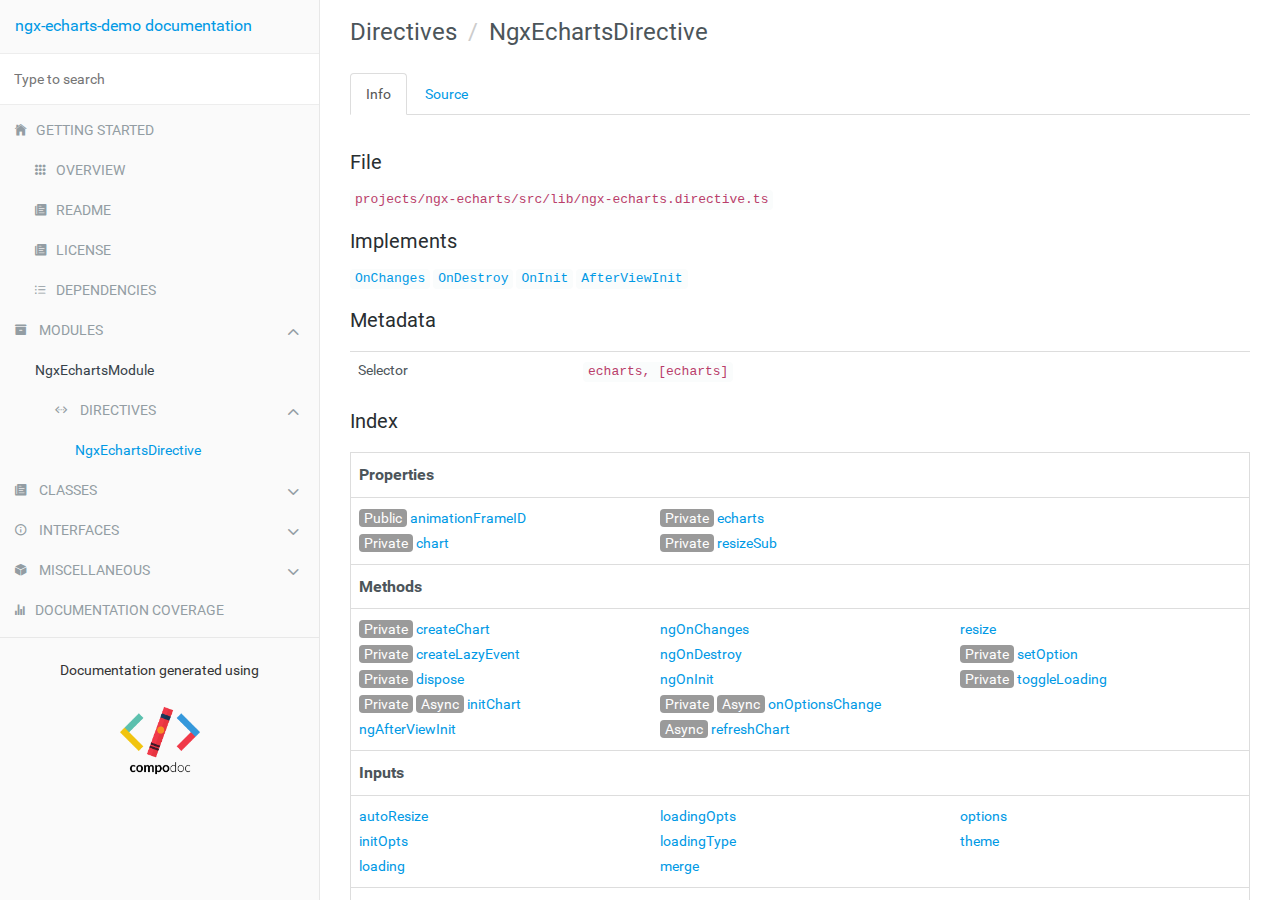
<file: api-doc/directives/NgxEchartsDirective.html>
<!doctype html>
<html class="no-js" lang="">
    <head>
        <meta charset="utf-8">
        <meta http-equiv="x-ua-compatible" content="ie=edge">
        <title>ngx-echarts-demo documentation</title>
        <meta name="description" content="">
        <meta name="viewport" content="width=device-width, initial-scale=1">

        <link rel="icon" type="image/x-icon" href="../images/favicon.ico">
	      <link rel="stylesheet" href="../styles/style.css">
        <link rel="stylesheet" href="../styles/stripe.css">
    </head>
    <body>

        <div class="navbar navbar-default navbar-fixed-top visible-xs">
            <a href="../" class="navbar-brand">ngx-echarts-demo documentation</a>
            <button type="button" class="btn btn-default btn-menu ion-ios-menu" id="btn-menu"></button>
        </div>

        <div class="xs-menu menu" id="mobile-menu">
                <div id="book-search-input" role="search"><input type="text" placeholder="Type to search"></div>            <compodoc-menu></compodoc-menu>
        </div>

        <div class="container-fluid main">
           <div class="row main">
               <div class="hidden-xs menu">
                   <compodoc-menu mode="normal"></compodoc-menu>
               </div>
               <!-- START CONTENT -->
               <div class="content directive">
                   <div class="content-data">






<ol class="breadcrumb">
  <li>Directives</li>
  <li>NgxEchartsDirective</li>
</ol>

<ul class="nav nav-tabs" role="tablist">
        <li class="active">
            <a href="#info" role="tab" id="info-tab" data-toggle="tab" data-link="info">Info</a>
        </li>
        <li >
            <a href="#source" role="tab" id="source-tab" data-toggle="tab" data-link="source">Source</a>
        </li>
</ul>

<div class="tab-content">
    <div class="tab-pane fade active in" id="c-info">
        <p class="comment">
            <h3>File</h3>
        </p>
        <p class="comment">
            <code>projects/ngx-echarts/src/lib/ngx-echarts.directive.ts</code>
        </p>


            <p class="comment">
                <h3>Implements</h3>
            </p>
            <p class="comment">
                            <code><a href="https://angular.io/api/core/OnChanges" target="_blank" >OnChanges</a></code>
                            <code><a href="https://angular.io/api/core/OnDestroy" target="_blank" >OnDestroy</a></code>
                            <code><a href="https://angular.io/api/core/OnInit" target="_blank" >OnInit</a></code>
                            <code><a href="https://angular.io/api/core/AfterViewInit" target="_blank" >AfterViewInit</a></code>
            </p>


        <section>
            <h3>Metadata</h3>
            <table class="table table-sm table-hover">
                <tbody>

                    <tr>
                        <td class="col-md-3">Selector</td>
                        <td class="col-md-9"><code>echarts, [echarts]</code></td>
                    </tr>

                </tbody>
            </table>
        </section>

            <section>
    <h3 id="index">Index</h3>
    <table class="table table-sm table-bordered index-table">
        <tbody>
                <tr>
                    <td class="col-md-4">
                        <h6><b>Properties</b></h6>
                    </td>
                </tr>
                <tr>
                    <td class="col-md-4">
                        <ul class="index-list">
                            <li>
                                    <span class="modifier">Public</span>
                                <a href="#animationFrameID">animationFrameID</a>
                            </li>
                            <li>
                                    <span class="modifier">Private</span>
                                <a href="#chart">chart</a>
                            </li>
                            <li>
                                    <span class="modifier">Private</span>
                                <a href="#echarts">echarts</a>
                            </li>
                            <li>
                                    <span class="modifier">Private</span>
                                <a href="#resizeSub">resizeSub</a>
                            </li>
                        </ul>
                    </td>
                </tr>

                <tr>
                    <td class="col-md-4">
                        <h6><b>Methods</b></h6>
                    </td>
                </tr>
                <tr>
                    <td class="col-md-4">
                        <ul class="index-list">
                            <li>
                                    <span class="modifier">Private</span>
                                <a href="#createChart">createChart</a>
                            </li>
                            <li>
                                    <span class="modifier">Private</span>
                                <a href="#createLazyEvent">createLazyEvent</a>
                            </li>
                            <li>
                                    <span class="modifier">Private</span>
                                <a href="#dispose">dispose</a>
                            </li>
                            <li>
                                    <span class="modifier">Private</span>
                                    <span class="modifier">Async</span>
                                <a href="#initChart">initChart</a>
                            </li>
                            <li>
                                <a href="#ngAfterViewInit">ngAfterViewInit</a>
                            </li>
                            <li>
                                <a href="#ngOnChanges">ngOnChanges</a>
                            </li>
                            <li>
                                <a href="#ngOnDestroy">ngOnDestroy</a>
                            </li>
                            <li>
                                <a href="#ngOnInit">ngOnInit</a>
                            </li>
                            <li>
                                    <span class="modifier">Private</span>
                                    <span class="modifier">Async</span>
                                <a href="#onOptionsChange">onOptionsChange</a>
                            </li>
                            <li>
                                    <span class="modifier">Async</span>
                                <a href="#refreshChart">refreshChart</a>
                            </li>
                            <li>
                                <a href="#resize">resize</a>
                            </li>
                            <li>
                                    <span class="modifier">Private</span>
                                <a href="#setOption">setOption</a>
                            </li>
                            <li>
                                    <span class="modifier">Private</span>
                                <a href="#toggleLoading">toggleLoading</a>
                            </li>
                        </ul>
                    </td>
                </tr>

                <tr>
                    <td class="col-md-4">
                        <h6><b>Inputs</b></h6>
                    </td>
                </tr>
                <tr>
                    <td class="col-md-4">
                        <ul class="index-list">
                            <li>
                                <a href="#autoResize">autoResize</a>
                            </li>
                            <li>
                                <a href="#initOpts">initOpts</a>
                            </li>
                            <li>
                                <a href="#loading">loading</a>
                            </li>
                            <li>
                                <a href="#loadingOpts">loadingOpts</a>
                            </li>
                            <li>
                                <a href="#loadingType">loadingType</a>
                            </li>
                            <li>
                                <a href="#merge">merge</a>
                            </li>
                            <li>
                                <a href="#options">options</a>
                            </li>
                            <li>
                                <a href="#theme">theme</a>
                            </li>
                        </ul>
                    </td>
                </tr>

                <tr>
                    <td class="col-md-4">
                        <h6><b>Outputs</b></h6>
                    </td>
                </tr>
                <tr>
                    <td class="col-md-4">
                        <ul class="index-list">
                            <li>
                                <a href="#chartAxisAreaSelected">chartAxisAreaSelected</a>
                            </li>
                            <li>
                                <a href="#chartBrush">chartBrush</a>
                            </li>
                            <li>
                                <a href="#chartBrushEnd">chartBrushEnd</a>
                            </li>
                            <li>
                                <a href="#chartBrushSelected">chartBrushSelected</a>
                            </li>
                            <li>
                                <a href="#chartClick">chartClick</a>
                            </li>
                            <li>
                                <a href="#chartContextMenu">chartContextMenu</a>
                            </li>
                            <li>
                                <a href="#chartDataRangeSelected">chartDataRangeSelected</a>
                            </li>
                            <li>
                                <a href="#chartDataViewChanged">chartDataViewChanged</a>
                            </li>
                            <li>
                                <a href="#chartDataZoom">chartDataZoom</a>
                            </li>
                            <li>
                                <a href="#chartDblClick">chartDblClick</a>
                            </li>
                            <li>
                                <a href="#chartFinished">chartFinished</a>
                            </li>
                            <li>
                                <a href="#chartFocusNodeAdjacency">chartFocusNodeAdjacency</a>
                            </li>
                            <li>
                                <a href="#chartGlobalOut">chartGlobalOut</a>
                            </li>
                            <li>
                                <a href="#chartInit">chartInit</a>
                            </li>
                            <li>
                                <a href="#chartLegendScroll">chartLegendScroll</a>
                            </li>
                            <li>
                                <a href="#chartLegendSelectChanged">chartLegendSelectChanged</a>
                            </li>
                            <li>
                                <a href="#chartLegendSelected">chartLegendSelected</a>
                            </li>
                            <li>
                                <a href="#chartLegendUnselected">chartLegendUnselected</a>
                            </li>
                            <li>
                                <a href="#chartMagicTypeChanged">chartMagicTypeChanged</a>
                            </li>
                            <li>
                                <a href="#chartMapSelectChanged">chartMapSelectChanged</a>
                            </li>
                            <li>
                                <a href="#chartMapSelected">chartMapSelected</a>
                            </li>
                            <li>
                                <a href="#chartMapUnselected">chartMapUnselected</a>
                            </li>
                            <li>
                                <a href="#chartMouseDown">chartMouseDown</a>
                            </li>
                            <li>
                                <a href="#chartMouseMove">chartMouseMove</a>
                            </li>
                            <li>
                                <a href="#chartMouseOut">chartMouseOut</a>
                            </li>
                            <li>
                                <a href="#chartMouseOver">chartMouseOver</a>
                            </li>
                            <li>
                                <a href="#chartMouseUp">chartMouseUp</a>
                            </li>
                            <li>
                                <a href="#chartPieSelectChanged">chartPieSelectChanged</a>
                            </li>
                            <li>
                                <a href="#chartPieSelected">chartPieSelected</a>
                            </li>
                            <li>
                                <a href="#chartPieUnselected">chartPieUnselected</a>
                            </li>
                            <li>
                                <a href="#chartRendered">chartRendered</a>
                            </li>
                            <li>
                                <a href="#chartRestore">chartRestore</a>
                            </li>
                            <li>
                                <a href="#chartTimelineChanged">chartTimelineChanged</a>
                            </li>
                            <li>
                                <a href="#chartTimelinePlayChanged">chartTimelinePlayChanged</a>
                            </li>
                            <li>
                                <a href="#chartUnfocusNodeAdjacency">chartUnfocusNodeAdjacency</a>
                            </li>
                            <li>
                                <a href="#optionsError">optionsError</a>
                            </li>
                        </ul>
                    </td>
                </tr>



        </tbody>
    </table>
</section>

            <section>
    <h3 id="constructor">Constructor</h3>
        <table class="table table-sm table-bordered">
            <tbody>
                <tr>
                    <td class="col-md-4">
<code>constructor(config: <a href="../interfaces/NgxEchartsConfig.html">NgxEchartsConfig</a>, el: <a href="https://angular.io/api/core/ElementRef" target="_blank">ElementRef</a>, ngZone: <a href="https://angular.io/api/core/NgZone" target="_blank">NgZone</a>)</code>
                    </td>
                </tr>
                        <tr>
                            <td class="col-md-4">
                                <div class="io-line">Defined in <a href="" data-line="91" class="link-to-prism">projects/ngx-echarts/src/lib/ngx-echarts.directive.ts:91</a></div>
                            </td>
                        </tr>

                <tr>
                    <td class="col-md-4">
                            <div>
                                    <b>Parameters :</b>
                                    <table class="params">
                                        <thead>
                                            <tr>
                                                <td>Name</td>
                                                    <td>Type</td>
                                                <td>Optional</td>
                                            </tr>
                                        </thead>
                                        <tbody>
                                                <tr>
                                                        <td>config</td>
                                                  
                                                        <td>
                                                                        <code><a href="../interfaces/NgxEchartsConfig.html" target="_self" >NgxEchartsConfig</a></code>
                                                        </td>
                                                  
                                                    <td>
                                                            No
                                                    </td>
                                                    
                                                </tr>
                                                <tr>
                                                        <td>el</td>
                                                  
                                                        <td>
                                                                        <code><a href="https://angular.io/api/core/ElementRef" target="_blank" >ElementRef</a></code>
                                                        </td>
                                                  
                                                    <td>
                                                            No
                                                    </td>
                                                    
                                                </tr>
                                                <tr>
                                                        <td>ngZone</td>
                                                  
                                                        <td>
                                                                        <code><a href="https://angular.io/api/core/NgZone" target="_blank" >NgZone</a></code>
                                                        </td>
                                                  
                                                    <td>
                                                            No
                                                    </td>
                                                    
                                                </tr>
                                        </tbody>
                                    </table>
                            </div>
                    </td>
                </tr>
            </tbody>
        </table>
</section>

            <section>
    <h3 id="inputs">Inputs</h3>
        <table class="table table-sm table-bordered">
            <tbody>
                <tr>
                    <td class="col-md-4">
                        <a name="autoResize"></a>
                        <b>autoResize</b>
                    </td>
                </tr>
                <tr>
                    <td class="col-md-4">
                        <i>Default value : </i><code>true</code>
                    </td>
                </tr>
                        <tr>
                            <td class="col-md-2" colspan="2">
                                    <div class="io-line">Defined in <a href="" data-line="42" class="link-to-prism">projects/ngx-echarts/src/lib/ngx-echarts.directive.ts:42</a></div>
                            </td>
                        </tr>
            </tbody>
        </table>
        <table class="table table-sm table-bordered">
            <tbody>
                <tr>
                    <td class="col-md-4">
                        <a name="initOpts"></a>
                        <b>initOpts</b>
                    </td>
                </tr>
                <tr>
                    <td class="col-md-4">
                        <i>Type : </i>    <code>literal type</code>

                    </td>
                </tr>
                        <tr>
                            <td class="col-md-2" colspan="2">
                                    <div class="io-line">Defined in <a href="" data-line="35" class="link-to-prism">projects/ngx-echarts/src/lib/ngx-echarts.directive.ts:35</a></div>
                            </td>
                        </tr>
            </tbody>
        </table>
        <table class="table table-sm table-bordered">
            <tbody>
                <tr>
                    <td class="col-md-4">
                        <a name="loading"></a>
                        <b>loading</b>
                    </td>
                </tr>
                <tr>
                    <td class="col-md-4">
                        <i>Type : </i>        <code><a href="https://developer.mozilla.org/en-US/docs/Web/JavaScript/Reference/Global_Objects/boolean" target="_blank" >boolean</a></code>

                    </td>
                </tr>
                        <tr>
                            <td class="col-md-2" colspan="2">
                                    <div class="io-line">Defined in <a href="" data-line="34" class="link-to-prism">projects/ngx-echarts/src/lib/ngx-echarts.directive.ts:34</a></div>
                            </td>
                        </tr>
            </tbody>
        </table>
        <table class="table table-sm table-bordered">
            <tbody>
                <tr>
                    <td class="col-md-4">
                        <a name="loadingOpts"></a>
                        <b>loadingOpts</b>
                    </td>
                </tr>
                <tr>
                    <td class="col-md-4">
                        <i>Type : </i>        <code><a href="https://developer.mozilla.org/en-US/docs/Web/JavaScript/Reference/Global_Objects/object" target="_blank" >object</a></code>

                    </td>
                </tr>
                        <tr>
                            <td class="col-md-2" colspan="2">
                                    <div class="io-line">Defined in <a href="" data-line="44" class="link-to-prism">projects/ngx-echarts/src/lib/ngx-echarts.directive.ts:44</a></div>
                            </td>
                        </tr>
            </tbody>
        </table>
        <table class="table table-sm table-bordered">
            <tbody>
                <tr>
                    <td class="col-md-4">
                        <a name="loadingType"></a>
                        <b>loadingType</b>
                    </td>
                </tr>
                <tr>
                    <td class="col-md-4">
                        <i>Default value : </i><code>&#x27;default&#x27;</code>
                    </td>
                </tr>
                        <tr>
                            <td class="col-md-2" colspan="2">
                                    <div class="io-line">Defined in <a href="" data-line="43" class="link-to-prism">projects/ngx-echarts/src/lib/ngx-echarts.directive.ts:43</a></div>
                            </td>
                        </tr>
            </tbody>
        </table>
        <table class="table table-sm table-bordered">
            <tbody>
                <tr>
                    <td class="col-md-4">
                        <a name="merge"></a>
                        <b>merge</b>
                    </td>
                </tr>
                <tr>
                    <td class="col-md-4">
                        <i>Type : </i>        <code><a href="https://www.typescriptlang.org/docs/handbook/basic-types.html" target="_blank" >any</a></code>

                    </td>
                </tr>
                        <tr>
                            <td class="col-md-2" colspan="2">
                                    <div class="io-line">Defined in <a href="" data-line="41" class="link-to-prism">projects/ngx-echarts/src/lib/ngx-echarts.directive.ts:41</a></div>
                            </td>
                        </tr>
            </tbody>
        </table>
        <table class="table table-sm table-bordered">
            <tbody>
                <tr>
                    <td class="col-md-4">
                        <a name="options"></a>
                        <b>options</b>
                    </td>
                </tr>
                <tr>
                    <td class="col-md-4">
                        <i>Type : </i>        <code><a href="https://www.typescriptlang.org/docs/handbook/basic-types.html" target="_blank" >any</a></code>

                    </td>
                </tr>
                        <tr>
                            <td class="col-md-2" colspan="2">
                                    <div class="io-line">Defined in <a href="" data-line="32" class="link-to-prism">projects/ngx-echarts/src/lib/ngx-echarts.directive.ts:32</a></div>
                            </td>
                        </tr>
            </tbody>
        </table>
        <table class="table table-sm table-bordered">
            <tbody>
                <tr>
                    <td class="col-md-4">
                        <a name="theme"></a>
                        <b>theme</b>
                    </td>
                </tr>
                <tr>
                    <td class="col-md-4">
                        <i>Type : </i>        <code><a href="https://developer.mozilla.org/en-US/docs/Web/JavaScript/Reference/Global_Objects/string" target="_blank" >string</a></code>

                    </td>
                </tr>
                        <tr>
                            <td class="col-md-2" colspan="2">
                                    <div class="io-line">Defined in <a href="" data-line="33" class="link-to-prism">projects/ngx-echarts/src/lib/ngx-echarts.directive.ts:33</a></div>
                            </td>
                        </tr>
            </tbody>
        </table>
</section>
            <section>
    <h3 id="outputs">Outputs</h3>
        <table class="table table-sm table-bordered">
            <tbody>
                <tr>
                    <td class="col-md-4">
                        <a name="chartAxisAreaSelected"></a>
                        <b>chartAxisAreaSelected</b>
                    </td>
                </tr>
                        <tr>
                            <td class="col-md-2" colspan="2">
                                    <div class="io-line">Defined in <a href="" data-line="79" class="link-to-prism">projects/ngx-echarts/src/lib/ngx-echarts.directive.ts:79</a></div>
                            </td>
                        </tr>
            </tbody>
        </table>
        <table class="table table-sm table-bordered">
            <tbody>
                <tr>
                    <td class="col-md-4">
                        <a name="chartBrush"></a>
                        <b>chartBrush</b>
                    </td>
                </tr>
                        <tr>
                            <td class="col-md-2" colspan="2">
                                    <div class="io-line">Defined in <a href="" data-line="82" class="link-to-prism">projects/ngx-echarts/src/lib/ngx-echarts.directive.ts:82</a></div>
                            </td>
                        </tr>
            </tbody>
        </table>
        <table class="table table-sm table-bordered">
            <tbody>
                <tr>
                    <td class="col-md-4">
                        <a name="chartBrushEnd"></a>
                        <b>chartBrushEnd</b>
                    </td>
                </tr>
                        <tr>
                            <td class="col-md-2" colspan="2">
                                    <div class="io-line">Defined in <a href="" data-line="83" class="link-to-prism">projects/ngx-echarts/src/lib/ngx-echarts.directive.ts:83</a></div>
                            </td>
                        </tr>
            </tbody>
        </table>
        <table class="table table-sm table-bordered">
            <tbody>
                <tr>
                    <td class="col-md-4">
                        <a name="chartBrushSelected"></a>
                        <b>chartBrushSelected</b>
                    </td>
                </tr>
                        <tr>
                            <td class="col-md-2" colspan="2">
                                    <div class="io-line">Defined in <a href="" data-line="84" class="link-to-prism">projects/ngx-echarts/src/lib/ngx-echarts.directive.ts:84</a></div>
                            </td>
                        </tr>
            </tbody>
        </table>
        <table class="table table-sm table-bordered">
            <tbody>
                <tr>
                    <td class="col-md-4">
                        <a name="chartClick"></a>
                        <b>chartClick</b>
                    </td>
                </tr>
                        <tr>
                            <td class="col-md-2" colspan="2">
                                    <div class="io-line">Defined in <a href="" data-line="51" class="link-to-prism">projects/ngx-echarts/src/lib/ngx-echarts.directive.ts:51</a></div>
                            </td>
                        </tr>
            </tbody>
        </table>
        <table class="table table-sm table-bordered">
            <tbody>
                <tr>
                    <td class="col-md-4">
                        <a name="chartContextMenu"></a>
                        <b>chartContextMenu</b>
                    </td>
                </tr>
                        <tr>
                            <td class="col-md-2" colspan="2">
                                    <div class="io-line">Defined in <a href="" data-line="59" class="link-to-prism">projects/ngx-echarts/src/lib/ngx-echarts.directive.ts:59</a></div>
                            </td>
                        </tr>
            </tbody>
        </table>
        <table class="table table-sm table-bordered">
            <tbody>
                <tr>
                    <td class="col-md-4">
                        <a name="chartDataRangeSelected"></a>
                        <b>chartDataRangeSelected</b>
                    </td>
                </tr>
                        <tr>
                            <td class="col-md-2" colspan="2">
                                    <div class="io-line">Defined in <a href="" data-line="67" class="link-to-prism">projects/ngx-echarts/src/lib/ngx-echarts.directive.ts:67</a></div>
                            </td>
                        </tr>
            </tbody>
        </table>
        <table class="table table-sm table-bordered">
            <tbody>
                <tr>
                    <td class="col-md-4">
                        <a name="chartDataViewChanged"></a>
                        <b>chartDataViewChanged</b>
                    </td>
                </tr>
                        <tr>
                            <td class="col-md-2" colspan="2">
                                    <div class="io-line">Defined in <a href="" data-line="71" class="link-to-prism">projects/ngx-echarts/src/lib/ngx-echarts.directive.ts:71</a></div>
                            </td>
                        </tr>
            </tbody>
        </table>
        <table class="table table-sm table-bordered">
            <tbody>
                <tr>
                    <td class="col-md-4">
                        <a name="chartDataZoom"></a>
                        <b>chartDataZoom</b>
                    </td>
                </tr>
                        <tr>
                            <td class="col-md-2" colspan="2">
                                    <div class="io-line">Defined in <a href="" data-line="66" class="link-to-prism">projects/ngx-echarts/src/lib/ngx-echarts.directive.ts:66</a></div>
                            </td>
                        </tr>
            </tbody>
        </table>
        <table class="table table-sm table-bordered">
            <tbody>
                <tr>
                    <td class="col-md-4">
                        <a name="chartDblClick"></a>
                        <b>chartDblClick</b>
                    </td>
                </tr>
                        <tr>
                            <td class="col-md-2" colspan="2">
                                    <div class="io-line">Defined in <a href="" data-line="52" class="link-to-prism">projects/ngx-echarts/src/lib/ngx-echarts.directive.ts:52</a></div>
                            </td>
                        </tr>
            </tbody>
        </table>
        <table class="table table-sm table-bordered">
            <tbody>
                <tr>
                    <td class="col-md-4">
                        <a name="chartFinished"></a>
                        <b>chartFinished</b>
                    </td>
                </tr>
                        <tr>
                            <td class="col-md-2" colspan="2">
                                    <div class="io-line">Defined in <a href="" data-line="86" class="link-to-prism">projects/ngx-echarts/src/lib/ngx-echarts.directive.ts:86</a></div>
                            </td>
                        </tr>
            </tbody>
        </table>
        <table class="table table-sm table-bordered">
            <tbody>
                <tr>
                    <td class="col-md-4">
                        <a name="chartFocusNodeAdjacency"></a>
                        <b>chartFocusNodeAdjacency</b>
                    </td>
                </tr>
                        <tr>
                            <td class="col-md-2" colspan="2">
                                    <div class="io-line">Defined in <a href="" data-line="80" class="link-to-prism">projects/ngx-echarts/src/lib/ngx-echarts.directive.ts:80</a></div>
                            </td>
                        </tr>
            </tbody>
        </table>
        <table class="table table-sm table-bordered">
            <tbody>
                <tr>
                    <td class="col-md-4">
                        <a name="chartGlobalOut"></a>
                        <b>chartGlobalOut</b>
                    </td>
                </tr>
                        <tr>
                            <td class="col-md-2" colspan="2">
                                    <div class="io-line">Defined in <a href="" data-line="58" class="link-to-prism">projects/ngx-echarts/src/lib/ngx-echarts.directive.ts:58</a></div>
                            </td>
                        </tr>
            </tbody>
        </table>
        <table class="table table-sm table-bordered">
            <tbody>
                <tr>
                    <td class="col-md-4">
                        <a name="chartInit"></a>
                        <b>chartInit</b>
                    </td>
                </tr>
                <tr>
                    <td class="col-md-4">
                        <i>Type : </i>        <code><a href="https://angular.io/api/core/EventEmitter" target="_blank" >EventEmitter</a></code>

                    </td>
                </tr>
                        <tr>
                            <td class="col-md-2" colspan="2">
                                    <div class="io-line">Defined in <a href="" data-line="47" class="link-to-prism">projects/ngx-echarts/src/lib/ngx-echarts.directive.ts:47</a></div>
                            </td>
                        </tr>
            </tbody>
        </table>
        <table class="table table-sm table-bordered">
            <tbody>
                <tr>
                    <td class="col-md-4">
                        <a name="chartLegendScroll"></a>
                        <b>chartLegendScroll</b>
                    </td>
                </tr>
                        <tr>
                            <td class="col-md-2" colspan="2">
                                    <div class="io-line">Defined in <a href="" data-line="65" class="link-to-prism">projects/ngx-echarts/src/lib/ngx-echarts.directive.ts:65</a></div>
                            </td>
                        </tr>
            </tbody>
        </table>
        <table class="table table-sm table-bordered">
            <tbody>
                <tr>
                    <td class="col-md-4">
                        <a name="chartLegendSelectChanged"></a>
                        <b>chartLegendSelectChanged</b>
                    </td>
                </tr>
                        <tr>
                            <td class="col-md-2" colspan="2">
                                    <div class="io-line">Defined in <a href="" data-line="62" class="link-to-prism">projects/ngx-echarts/src/lib/ngx-echarts.directive.ts:62</a></div>
                            </td>
                        </tr>
            </tbody>
        </table>
        <table class="table table-sm table-bordered">
            <tbody>
                <tr>
                    <td class="col-md-4">
                        <a name="chartLegendSelected"></a>
                        <b>chartLegendSelected</b>
                    </td>
                </tr>
                        <tr>
                            <td class="col-md-2" colspan="2">
                                    <div class="io-line">Defined in <a href="" data-line="63" class="link-to-prism">projects/ngx-echarts/src/lib/ngx-echarts.directive.ts:63</a></div>
                            </td>
                        </tr>
            </tbody>
        </table>
        <table class="table table-sm table-bordered">
            <tbody>
                <tr>
                    <td class="col-md-4">
                        <a name="chartLegendUnselected"></a>
                        <b>chartLegendUnselected</b>
                    </td>
                </tr>
                        <tr>
                            <td class="col-md-2" colspan="2">
                                    <div class="io-line">Defined in <a href="" data-line="64" class="link-to-prism">projects/ngx-echarts/src/lib/ngx-echarts.directive.ts:64</a></div>
                            </td>
                        </tr>
            </tbody>
        </table>
        <table class="table table-sm table-bordered">
            <tbody>
                <tr>
                    <td class="col-md-4">
                        <a name="chartMagicTypeChanged"></a>
                        <b>chartMagicTypeChanged</b>
                    </td>
                </tr>
                        <tr>
                            <td class="col-md-2" colspan="2">
                                    <div class="io-line">Defined in <a href="" data-line="72" class="link-to-prism">projects/ngx-echarts/src/lib/ngx-echarts.directive.ts:72</a></div>
                            </td>
                        </tr>
            </tbody>
        </table>
        <table class="table table-sm table-bordered">
            <tbody>
                <tr>
                    <td class="col-md-4">
                        <a name="chartMapSelectChanged"></a>
                        <b>chartMapSelectChanged</b>
                    </td>
                </tr>
                        <tr>
                            <td class="col-md-2" colspan="2">
                                    <div class="io-line">Defined in <a href="" data-line="76" class="link-to-prism">projects/ngx-echarts/src/lib/ngx-echarts.directive.ts:76</a></div>
                            </td>
                        </tr>
            </tbody>
        </table>
        <table class="table table-sm table-bordered">
            <tbody>
                <tr>
                    <td class="col-md-4">
                        <a name="chartMapSelected"></a>
                        <b>chartMapSelected</b>
                    </td>
                </tr>
                        <tr>
                            <td class="col-md-2" colspan="2">
                                    <div class="io-line">Defined in <a href="" data-line="77" class="link-to-prism">projects/ngx-echarts/src/lib/ngx-echarts.directive.ts:77</a></div>
                            </td>
                        </tr>
            </tbody>
        </table>
        <table class="table table-sm table-bordered">
            <tbody>
                <tr>
                    <td class="col-md-4">
                        <a name="chartMapUnselected"></a>
                        <b>chartMapUnselected</b>
                    </td>
                </tr>
                        <tr>
                            <td class="col-md-2" colspan="2">
                                    <div class="io-line">Defined in <a href="" data-line="78" class="link-to-prism">projects/ngx-echarts/src/lib/ngx-echarts.directive.ts:78</a></div>
                            </td>
                        </tr>
            </tbody>
        </table>
        <table class="table table-sm table-bordered">
            <tbody>
                <tr>
                    <td class="col-md-4">
                        <a name="chartMouseDown"></a>
                        <b>chartMouseDown</b>
                    </td>
                </tr>
                        <tr>
                            <td class="col-md-2" colspan="2">
                                    <div class="io-line">Defined in <a href="" data-line="53" class="link-to-prism">projects/ngx-echarts/src/lib/ngx-echarts.directive.ts:53</a></div>
                            </td>
                        </tr>
            </tbody>
        </table>
        <table class="table table-sm table-bordered">
            <tbody>
                <tr>
                    <td class="col-md-4">
                        <a name="chartMouseMove"></a>
                        <b>chartMouseMove</b>
                    </td>
                </tr>
                        <tr>
                            <td class="col-md-2" colspan="2">
                                    <div class="io-line">Defined in <a href="" data-line="54" class="link-to-prism">projects/ngx-echarts/src/lib/ngx-echarts.directive.ts:54</a></div>
                            </td>
                        </tr>
            </tbody>
        </table>
        <table class="table table-sm table-bordered">
            <tbody>
                <tr>
                    <td class="col-md-4">
                        <a name="chartMouseOut"></a>
                        <b>chartMouseOut</b>
                    </td>
                </tr>
                        <tr>
                            <td class="col-md-2" colspan="2">
                                    <div class="io-line">Defined in <a href="" data-line="57" class="link-to-prism">projects/ngx-echarts/src/lib/ngx-echarts.directive.ts:57</a></div>
                            </td>
                        </tr>
            </tbody>
        </table>
        <table class="table table-sm table-bordered">
            <tbody>
                <tr>
                    <td class="col-md-4">
                        <a name="chartMouseOver"></a>
                        <b>chartMouseOver</b>
                    </td>
                </tr>
                        <tr>
                            <td class="col-md-2" colspan="2">
                                    <div class="io-line">Defined in <a href="" data-line="56" class="link-to-prism">projects/ngx-echarts/src/lib/ngx-echarts.directive.ts:56</a></div>
                            </td>
                        </tr>
            </tbody>
        </table>
        <table class="table table-sm table-bordered">
            <tbody>
                <tr>
                    <td class="col-md-4">
                        <a name="chartMouseUp"></a>
                        <b>chartMouseUp</b>
                    </td>
                </tr>
                        <tr>
                            <td class="col-md-2" colspan="2">
                                    <div class="io-line">Defined in <a href="" data-line="55" class="link-to-prism">projects/ngx-echarts/src/lib/ngx-echarts.directive.ts:55</a></div>
                            </td>
                        </tr>
            </tbody>
        </table>
        <table class="table table-sm table-bordered">
            <tbody>
                <tr>
                    <td class="col-md-4">
                        <a name="chartPieSelectChanged"></a>
                        <b>chartPieSelectChanged</b>
                    </td>
                </tr>
                        <tr>
                            <td class="col-md-2" colspan="2">
                                    <div class="io-line">Defined in <a href="" data-line="73" class="link-to-prism">projects/ngx-echarts/src/lib/ngx-echarts.directive.ts:73</a></div>
                            </td>
                        </tr>
            </tbody>
        </table>
        <table class="table table-sm table-bordered">
            <tbody>
                <tr>
                    <td class="col-md-4">
                        <a name="chartPieSelected"></a>
                        <b>chartPieSelected</b>
                    </td>
                </tr>
                        <tr>
                            <td class="col-md-2" colspan="2">
                                    <div class="io-line">Defined in <a href="" data-line="74" class="link-to-prism">projects/ngx-echarts/src/lib/ngx-echarts.directive.ts:74</a></div>
                            </td>
                        </tr>
            </tbody>
        </table>
        <table class="table table-sm table-bordered">
            <tbody>
                <tr>
                    <td class="col-md-4">
                        <a name="chartPieUnselected"></a>
                        <b>chartPieUnselected</b>
                    </td>
                </tr>
                        <tr>
                            <td class="col-md-2" colspan="2">
                                    <div class="io-line">Defined in <a href="" data-line="75" class="link-to-prism">projects/ngx-echarts/src/lib/ngx-echarts.directive.ts:75</a></div>
                            </td>
                        </tr>
            </tbody>
        </table>
        <table class="table table-sm table-bordered">
            <tbody>
                <tr>
                    <td class="col-md-4">
                        <a name="chartRendered"></a>
                        <b>chartRendered</b>
                    </td>
                </tr>
                        <tr>
                            <td class="col-md-2" colspan="2">
                                    <div class="io-line">Defined in <a href="" data-line="85" class="link-to-prism">projects/ngx-echarts/src/lib/ngx-echarts.directive.ts:85</a></div>
                            </td>
                        </tr>
            </tbody>
        </table>
        <table class="table table-sm table-bordered">
            <tbody>
                <tr>
                    <td class="col-md-4">
                        <a name="chartRestore"></a>
                        <b>chartRestore</b>
                    </td>
                </tr>
                        <tr>
                            <td class="col-md-2" colspan="2">
                                    <div class="io-line">Defined in <a href="" data-line="70" class="link-to-prism">projects/ngx-echarts/src/lib/ngx-echarts.directive.ts:70</a></div>
                            </td>
                        </tr>
            </tbody>
        </table>
        <table class="table table-sm table-bordered">
            <tbody>
                <tr>
                    <td class="col-md-4">
                        <a name="chartTimelineChanged"></a>
                        <b>chartTimelineChanged</b>
                    </td>
                </tr>
                        <tr>
                            <td class="col-md-2" colspan="2">
                                    <div class="io-line">Defined in <a href="" data-line="68" class="link-to-prism">projects/ngx-echarts/src/lib/ngx-echarts.directive.ts:68</a></div>
                            </td>
                        </tr>
            </tbody>
        </table>
        <table class="table table-sm table-bordered">
            <tbody>
                <tr>
                    <td class="col-md-4">
                        <a name="chartTimelinePlayChanged"></a>
                        <b>chartTimelinePlayChanged</b>
                    </td>
                </tr>
                        <tr>
                            <td class="col-md-2" colspan="2">
                                    <div class="io-line">Defined in <a href="" data-line="69" class="link-to-prism">projects/ngx-echarts/src/lib/ngx-echarts.directive.ts:69</a></div>
                            </td>
                        </tr>
            </tbody>
        </table>
        <table class="table table-sm table-bordered">
            <tbody>
                <tr>
                    <td class="col-md-4">
                        <a name="chartUnfocusNodeAdjacency"></a>
                        <b>chartUnfocusNodeAdjacency</b>
                    </td>
                </tr>
                        <tr>
                            <td class="col-md-2" colspan="2">
                                    <div class="io-line">Defined in <a href="" data-line="81" class="link-to-prism">projects/ngx-echarts/src/lib/ngx-echarts.directive.ts:81</a></div>
                            </td>
                        </tr>
            </tbody>
        </table>
        <table class="table table-sm table-bordered">
            <tbody>
                <tr>
                    <td class="col-md-4">
                        <a name="optionsError"></a>
                        <b>optionsError</b>
                    </td>
                </tr>
                <tr>
                    <td class="col-md-4">
                        <i>Type : </i>        <code><a href="https://angular.io/api/core/EventEmitter" target="_blank" >EventEmitter</a></code>

                    </td>
                </tr>
                        <tr>
                            <td class="col-md-2" colspan="2">
                                    <div class="io-line">Defined in <a href="" data-line="48" class="link-to-prism">projects/ngx-echarts/src/lib/ngx-echarts.directive.ts:48</a></div>
                            </td>
                        </tr>
            </tbody>
        </table>
</section>


            <section>
    
    <h3 id="methods">
        Methods
    </h3>
    <table class="table table-sm table-bordered">
        <tbody>
            <tr>
                <td class="col-md-4">
                    <a name="createChart"></a>
                    <span class="name">
                        <b>
                            <span class="modifier">Private</span>
                            createChart
                        </b>
                        <a href="#createChart"><span class="icon ion-ios-link"></span></a>
                    </span>
                </td>
            </tr>
            <tr>
                <td class="col-md-4">
                    <span class="modifier-icon icon ion-ios-reset"></span>
                    <code>createChart()</code>
                </td>
            </tr>


            <tr>
                <td class="col-md-4">
                    <div class="io-line">Defined in <a href="" data-line="175"
                            class="link-to-prism">projects/ngx-echarts/src/lib/ngx-echarts.directive.ts:175</a></div>
                </td>
            </tr>


            <tr>
                <td class="col-md-4">

                    <div class="io-description">
                        <b>Returns : </b>        <code><a href="https://www.typescriptlang.org/docs/handbook/basic-types.html" target="_blank" >any</a></code>

                    </div>
                </td>
            </tr>
        </tbody>
    </table>
    <table class="table table-sm table-bordered">
        <tbody>
            <tr>
                <td class="col-md-4">
                    <a name="createLazyEvent"></a>
                    <span class="name">
                        <b>
                            <span class="modifier">Private</span>
                            createLazyEvent
                        </b>
                        <a href="#createLazyEvent"><span class="icon ion-ios-link"></span></a>
                    </span>
                </td>
            </tr>
            <tr>
                <td class="col-md-4">
                    <span class="modifier-icon icon ion-ios-reset"></span>
                    <code>createLazyEvent(eventName: <a href="https://developer.mozilla.org/en-US/docs/Web/JavaScript/Reference/Global_Objects/string" target="_blank">string</a>)</code>
                </td>
            </tr>


            <tr>
                <td class="col-md-4">
                    <div class="io-line">Defined in <a href="" data-line="219"
                            class="link-to-prism">projects/ngx-echarts/src/lib/ngx-echarts.directive.ts:219</a></div>
                </td>
            </tr>

            <tr>
                <td class="col-md-4">
                    <b>Type parameters :</b>
                    <ul class="type-parameters">
                        <li>T</li>
                    </ul>
                </td>
            </tr>

            <tr>
                <td class="col-md-4">

                    <div class="io-description">
                        <b>Parameters :</b>
                        <table class="params">
                            <thead>
                                <tr>
                                    <td>Name</td>
                                    <td>Type</td>
                                    <td>Optional</td>
                                </tr>
                            </thead>
                            <tbody>
                                <tr>
                                    <td>eventName</td>
                                    <td>
                                                <code><a href="https://developer.mozilla.org/en-US/docs/Web/JavaScript/Reference/Global_Objects/string" target="_blank" >string</a></code>
                                    </td>

                                    <td>
                                        No
                                    </td>


                                </tr>
                            </tbody>
                        </table>
                    </div>
                    <div>
                    </div>
                    <div class="io-description">
                        <b>Returns : </b>    <code>EventEmitter&lt;T&gt;</code>

                    </div>
                    <div class="io-description">
                        
                    </div>
                </td>
            </tr>
        </tbody>
    </table>
    <table class="table table-sm table-bordered">
        <tbody>
            <tr>
                <td class="col-md-4">
                    <a name="dispose"></a>
                    <span class="name">
                        <b>
                            <span class="modifier">Private</span>
                            dispose
                        </b>
                        <a href="#dispose"><span class="icon ion-ios-link"></span></a>
                    </span>
                </td>
            </tr>
            <tr>
                <td class="col-md-4">
                    <span class="modifier-icon icon ion-ios-reset"></span>
                    <code>dispose()</code>
                </td>
            </tr>


            <tr>
                <td class="col-md-4">
                    <div class="io-line">Defined in <a href="" data-line="130"
                            class="link-to-prism">projects/ngx-echarts/src/lib/ngx-echarts.directive.ts:130</a></div>
                </td>
            </tr>


            <tr>
                <td class="col-md-4">

                    <div class="io-description">
                        <b>Returns : </b>        <code><a href="https://www.typescriptlang.org/docs/handbook/basic-types.html" target="_blank" >void</a></code>

                    </div>
                </td>
            </tr>
        </tbody>
    </table>
    <table class="table table-sm table-bordered">
        <tbody>
            <tr>
                <td class="col-md-4">
                    <a name="initChart"></a>
                    <span class="name">
                        <b>
                            <span class="modifier">Private</span>
                            <span class="modifier">Async</span>
                            initChart
                        </b>
                        <a href="#initChart"><span class="icon ion-ios-link"></span></a>
                    </span>
                </td>
            </tr>
            <tr>
                <td class="col-md-4">
                    <span class="modifier-icon icon ion-ios-reset"></span>
                    <code>initChart()</code>
                </td>
            </tr>


            <tr>
                <td class="col-md-4">
                    <div class="io-line">Defined in <a href="" data-line="195"
                            class="link-to-prism">projects/ngx-echarts/src/lib/ngx-echarts.directive.ts:195</a></div>
                </td>
            </tr>


            <tr>
                <td class="col-md-4">

                    <div class="io-description">
                        <b>Returns : </b>        <code><a href="https://www.typescriptlang.org/docs/handbook/basic-types.html" target="_blank" >any</a></code>

                    </div>
                </td>
            </tr>
        </tbody>
    </table>
    <table class="table table-sm table-bordered">
        <tbody>
            <tr>
                <td class="col-md-4">
                    <a name="ngAfterViewInit"></a>
                    <span class="name">
                        <b>
                            ngAfterViewInit
                        </b>
                        <a href="#ngAfterViewInit"><span class="icon ion-ios-link"></span></a>
                    </span>
                </td>
            </tr>
            <tr>
                <td class="col-md-4">
<code>ngAfterViewInit()</code>
                </td>
            </tr>


            <tr>
                <td class="col-md-4">
                    <div class="io-line">Defined in <a href="" data-line="126"
                            class="link-to-prism">projects/ngx-echarts/src/lib/ngx-echarts.directive.ts:126</a></div>
                </td>
            </tr>


            <tr>
                <td class="col-md-4">

                    <div class="io-description">
                        <b>Returns : </b>        <code><a href="https://www.typescriptlang.org/docs/handbook/basic-types.html" target="_blank" >void</a></code>

                    </div>
                </td>
            </tr>
        </tbody>
    </table>
    <table class="table table-sm table-bordered">
        <tbody>
            <tr>
                <td class="col-md-4">
                    <a name="ngOnChanges"></a>
                    <span class="name">
                        <b>
                            ngOnChanges
                        </b>
                        <a href="#ngOnChanges"><span class="icon ion-ios-link"></span></a>
                    </span>
                </td>
            </tr>
            <tr>
                <td class="col-md-4">
<code>ngOnChanges(changes: <a href="https://angular.io/api/core/SimpleChanges" target="_blank">SimpleChanges</a>)</code>
                </td>
            </tr>


            <tr>
                <td class="col-md-4">
                    <div class="io-line">Defined in <a href="" data-line="101"
                            class="link-to-prism">projects/ngx-echarts/src/lib/ngx-echarts.directive.ts:101</a></div>
                </td>
            </tr>


            <tr>
                <td class="col-md-4">

                    <div class="io-description">
                        <b>Parameters :</b>
                        <table class="params">
                            <thead>
                                <tr>
                                    <td>Name</td>
                                    <td>Type</td>
                                    <td>Optional</td>
                                </tr>
                            </thead>
                            <tbody>
                                <tr>
                                    <td>changes</td>
                                    <td>
                                                <code><a href="https://angular.io/api/core/SimpleChanges" target="_blank" >SimpleChanges</a></code>
                                    </td>

                                    <td>
                                        No
                                    </td>


                                </tr>
                            </tbody>
                        </table>
                    </div>
                    <div>
                    </div>
                    <div class="io-description">
                        <b>Returns : </b>        <code><a href="https://www.typescriptlang.org/docs/handbook/basic-types.html" target="_blank" >void</a></code>

                    </div>
                    <div class="io-description">
                        
                    </div>
                </td>
            </tr>
        </tbody>
    </table>
    <table class="table table-sm table-bordered">
        <tbody>
            <tr>
                <td class="col-md-4">
                    <a name="ngOnDestroy"></a>
                    <span class="name">
                        <b>
                            ngOnDestroy
                        </b>
                        <a href="#ngOnDestroy"><span class="icon ion-ios-link"></span></a>
                    </span>
                </td>
            </tr>
            <tr>
                <td class="col-md-4">
<code>ngOnDestroy()</code>
                </td>
            </tr>


            <tr>
                <td class="col-md-4">
                    <div class="io-line">Defined in <a href="" data-line="118"
                            class="link-to-prism">projects/ngx-echarts/src/lib/ngx-echarts.directive.ts:118</a></div>
                </td>
            </tr>


            <tr>
                <td class="col-md-4">

                    <div class="io-description">
                        <b>Returns : </b>        <code><a href="https://www.typescriptlang.org/docs/handbook/basic-types.html" target="_blank" >void</a></code>

                    </div>
                </td>
            </tr>
        </tbody>
    </table>
    <table class="table table-sm table-bordered">
        <tbody>
            <tr>
                <td class="col-md-4">
                    <a name="ngOnInit"></a>
                    <span class="name">
                        <b>
                            ngOnInit
                        </b>
                        <a href="#ngOnInit"><span class="icon ion-ios-link"></span></a>
                    </span>
                </td>
            </tr>
            <tr>
                <td class="col-md-4">
<code>ngOnInit()</code>
                </td>
            </tr>


            <tr>
                <td class="col-md-4">
                    <div class="io-line">Defined in <a href="" data-line="109"
                            class="link-to-prism">projects/ngx-echarts/src/lib/ngx-echarts.directive.ts:109</a></div>
                </td>
            </tr>


            <tr>
                <td class="col-md-4">

                    <div class="io-description">
                        <b>Returns : </b>        <code><a href="https://www.typescriptlang.org/docs/handbook/basic-types.html" target="_blank" >void</a></code>

                    </div>
                </td>
            </tr>
        </tbody>
    </table>
    <table class="table table-sm table-bordered">
        <tbody>
            <tr>
                <td class="col-md-4">
                    <a name="onOptionsChange"></a>
                    <span class="name">
                        <b>
                            <span class="modifier">Private</span>
                            <span class="modifier">Async</span>
                            onOptionsChange
                        </b>
                        <a href="#onOptionsChange"><span class="icon ion-ios-link"></span></a>
                    </span>
                </td>
            </tr>
            <tr>
                <td class="col-md-4">
                    <span class="modifier-icon icon ion-ios-reset"></span>
                    <code>onOptionsChange(opt: <a href="https://www.typescriptlang.org/docs/handbook/basic-types.html" target="_blank">any</a>)</code>
                </td>
            </tr>


            <tr>
                <td class="col-md-4">
                    <div class="io-line">Defined in <a href="" data-line="203"
                            class="link-to-prism">projects/ngx-echarts/src/lib/ngx-echarts.directive.ts:203</a></div>
                </td>
            </tr>


            <tr>
                <td class="col-md-4">

                    <div class="io-description">
                        <b>Parameters :</b>
                        <table class="params">
                            <thead>
                                <tr>
                                    <td>Name</td>
                                    <td>Type</td>
                                    <td>Optional</td>
                                </tr>
                            </thead>
                            <tbody>
                                <tr>
                                    <td>opt</td>
                                    <td>
                                                <code><a href="https://www.typescriptlang.org/docs/handbook/basic-types.html" target="_blank" >any</a></code>
                                    </td>

                                    <td>
                                        No
                                    </td>


                                </tr>
                            </tbody>
                        </table>
                    </div>
                    <div>
                    </div>
                    <div class="io-description">
                        <b>Returns : </b>        <code><a href="https://www.typescriptlang.org/docs/handbook/basic-types.html" target="_blank" >any</a></code>

                    </div>
                    <div class="io-description">
                        
                    </div>
                </td>
            </tr>
        </tbody>
    </table>
    <table class="table table-sm table-bordered">
        <tbody>
            <tr>
                <td class="col-md-4">
                    <a name="refreshChart"></a>
                    <span class="name">
                        <b>
                            <span class="modifier">Async</span>
                            refreshChart
                        </b>
                        <a href="#refreshChart"><span class="icon ion-ios-link"></span></a>
                    </span>
                </td>
            </tr>
            <tr>
                <td class="col-md-4">
                    <span class="modifier-icon icon ion-ios-reset"></span>
                    <code>refreshChart()</code>
                </td>
            </tr>


            <tr>
                <td class="col-md-4">
                    <div class="io-line">Defined in <a href="" data-line="170"
                            class="link-to-prism">projects/ngx-echarts/src/lib/ngx-echarts.directive.ts:170</a></div>
                </td>
            </tr>


            <tr>
                <td class="col-md-4">
                    <div class="io-description"><p>dispose old chart and create a new one.</p>
</div>

                    <div class="io-description">
                        <b>Returns : </b>        <code><a href="https://www.typescriptlang.org/docs/handbook/basic-types.html" target="_blank" >any</a></code>

                    </div>
                </td>
            </tr>
        </tbody>
    </table>
    <table class="table table-sm table-bordered">
        <tbody>
            <tr>
                <td class="col-md-4">
                    <a name="resize"></a>
                    <span class="name">
                        <b>
                            resize
                        </b>
                        <a href="#resize"><span class="icon ion-ios-link"></span></a>
                    </span>
                </td>
            </tr>
            <tr>
                <td class="col-md-4">
<code>resize()</code>
                </td>
            </tr>


            <tr>
                <td class="col-md-4">
                    <div class="io-line">Defined in <a href="" data-line="142"
                            class="link-to-prism">projects/ngx-echarts/src/lib/ngx-echarts.directive.ts:142</a></div>
                </td>
            </tr>


            <tr>
                <td class="col-md-4">
                    <div class="io-description"><p>resize chart</p>
</div>

                    <div class="io-description">
                        <b>Returns : </b>        <code><a href="https://www.typescriptlang.org/docs/handbook/basic-types.html" target="_blank" >void</a></code>

                    </div>
                </td>
            </tr>
        </tbody>
    </table>
    <table class="table table-sm table-bordered">
        <tbody>
            <tr>
                <td class="col-md-4">
                    <a name="setOption"></a>
                    <span class="name">
                        <b>
                            <span class="modifier">Private</span>
                            setOption
                        </b>
                        <a href="#setOption"><span class="icon ion-ios-link"></span></a>
                    </span>
                </td>
            </tr>
            <tr>
                <td class="col-md-4">
                    <span class="modifier-icon icon ion-ios-reset"></span>
                    <code>setOption(option: <a href="https://www.typescriptlang.org/docs/handbook/basic-types.html" target="_blank">any</a>, opts?: <a href="https://www.typescriptlang.org/docs/handbook/basic-types.html" target="_blank">any</a>)</code>
                </td>
            </tr>


            <tr>
                <td class="col-md-4">
                    <div class="io-line">Defined in <a href="" data-line="156"
                            class="link-to-prism">projects/ngx-echarts/src/lib/ngx-echarts.directive.ts:156</a></div>
                </td>
            </tr>


            <tr>
                <td class="col-md-4">

                    <div class="io-description">
                        <b>Parameters :</b>
                        <table class="params">
                            <thead>
                                <tr>
                                    <td>Name</td>
                                    <td>Type</td>
                                    <td>Optional</td>
                                </tr>
                            </thead>
                            <tbody>
                                <tr>
                                    <td>option</td>
                                    <td>
                                                <code><a href="https://www.typescriptlang.org/docs/handbook/basic-types.html" target="_blank" >any</a></code>
                                    </td>

                                    <td>
                                        No
                                    </td>


                                </tr>
                                <tr>
                                    <td>opts</td>
                                    <td>
                                                <code><a href="https://www.typescriptlang.org/docs/handbook/basic-types.html" target="_blank" >any</a></code>
                                    </td>

                                    <td>
                                        Yes
                                    </td>


                                </tr>
                            </tbody>
                        </table>
                    </div>
                    <div>
                    </div>
                    <div class="io-description">
                        <b>Returns : </b>        <code><a href="https://www.typescriptlang.org/docs/handbook/basic-types.html" target="_blank" >void</a></code>

                    </div>
                    <div class="io-description">
                        
                    </div>
                </td>
            </tr>
        </tbody>
    </table>
    <table class="table table-sm table-bordered">
        <tbody>
            <tr>
                <td class="col-md-4">
                    <a name="toggleLoading"></a>
                    <span class="name">
                        <b>
                            <span class="modifier">Private</span>
                            toggleLoading
                        </b>
                        <a href="#toggleLoading"><span class="icon ion-ios-link"></span></a>
                    </span>
                </td>
            </tr>
            <tr>
                <td class="col-md-4">
                    <span class="modifier-icon icon ion-ios-reset"></span>
                    <code>toggleLoading(loading: <a href="https://developer.mozilla.org/en-US/docs/Web/JavaScript/Reference/Global_Objects/boolean" target="_blank">boolean</a>)</code>
                </td>
            </tr>


            <tr>
                <td class="col-md-4">
                    <div class="io-line">Defined in <a href="" data-line="148"
                            class="link-to-prism">projects/ngx-echarts/src/lib/ngx-echarts.directive.ts:148</a></div>
                </td>
            </tr>


            <tr>
                <td class="col-md-4">

                    <div class="io-description">
                        <b>Parameters :</b>
                        <table class="params">
                            <thead>
                                <tr>
                                    <td>Name</td>
                                    <td>Type</td>
                                    <td>Optional</td>
                                </tr>
                            </thead>
                            <tbody>
                                <tr>
                                    <td>loading</td>
                                    <td>
                                                <code><a href="https://developer.mozilla.org/en-US/docs/Web/JavaScript/Reference/Global_Objects/boolean" target="_blank" >boolean</a></code>
                                    </td>

                                    <td>
                                        No
                                    </td>


                                </tr>
                            </tbody>
                        </table>
                    </div>
                    <div>
                    </div>
                    <div class="io-description">
                        <b>Returns : </b>        <code><a href="https://www.typescriptlang.org/docs/handbook/basic-types.html" target="_blank" >void</a></code>

                    </div>
                    <div class="io-description">
                        
                    </div>
                </td>
            </tr>
        </tbody>
    </table>
</section>
            <section>
    
        <h3 id="inputs">
            Properties
        </h3>
        <table class="table table-sm table-bordered">
            <tbody>
                <tr>
                    <td class="col-md-4">
                        <a name="animationFrameID"></a>
                        <span class="name">
                            <b>
                                <span class="modifier">Public</span>
                            animationFrameID</b>
                            <a href="#animationFrameID"><span class="icon ion-ios-link"></span></a>
                        </span>
                    </td>
                </tr>
                    <tr>
                        <td class="col-md-4">
                            <i>Type : </i>    <code>null</code>

                        </td>
                    </tr>
                    <tr>
                        <td class="col-md-4">
                            <i>Default value : </i><code>null</code>
                        </td>
                    </tr>
                        <tr>
                            <td class="col-md-4">
                                    <div class="io-line">Defined in <a href="" data-line="88" class="link-to-prism">projects/ngx-echarts/src/lib/ngx-echarts.directive.ts:88</a></div>
                            </td>
                        </tr>


            </tbody>
        </table>
        <table class="table table-sm table-bordered">
            <tbody>
                <tr>
                    <td class="col-md-4">
                        <a name="chart"></a>
                        <span class="name">
                            <b>
                                <span class="modifier">Private</span>
                            chart</b>
                            <a href="#chart"><span class="icon ion-ios-link"></span></a>
                        </span>
                    </td>
                </tr>
                    <tr>
                        <td class="col-md-4">
                            <i>Type : </i>        <code><a href="https://www.typescriptlang.org/docs/handbook/basic-types.html" target="_blank" >any</a></code>

                        </td>
                    </tr>
                        <tr>
                            <td class="col-md-4">
                                    <div class="io-line">Defined in <a href="" data-line="89" class="link-to-prism">projects/ngx-echarts/src/lib/ngx-echarts.directive.ts:89</a></div>
                            </td>
                        </tr>


            </tbody>
        </table>
        <table class="table table-sm table-bordered">
            <tbody>
                <tr>
                    <td class="col-md-4">
                        <a name="echarts"></a>
                        <span class="name">
                            <b>
                                <span class="modifier">Private</span>
                            echarts</b>
                            <a href="#echarts"><span class="icon ion-ios-link"></span></a>
                        </span>
                    </td>
                </tr>
                    <tr>
                        <td class="col-md-4">
                            <i>Type : </i>        <code><a href="https://www.typescriptlang.org/docs/handbook/basic-types.html" target="_blank" >any</a></code>

                        </td>
                    </tr>
                        <tr>
                            <td class="col-md-4">
                                    <div class="io-line">Defined in <a href="" data-line="90" class="link-to-prism">projects/ngx-echarts/src/lib/ngx-echarts.directive.ts:90</a></div>
                            </td>
                        </tr>


            </tbody>
        </table>
        <table class="table table-sm table-bordered">
            <tbody>
                <tr>
                    <td class="col-md-4">
                        <a name="resizeSub"></a>
                        <span class="name">
                            <b>
                                <span class="modifier">Private</span>
                            resizeSub</b>
                            <a href="#resizeSub"><span class="icon ion-ios-link"></span></a>
                        </span>
                    </td>
                </tr>
                    <tr>
                        <td class="col-md-4">
                            <i>Type : </i>    <code>ResizeObserver</code>

                        </td>
                    </tr>
                        <tr>
                            <td class="col-md-4">
                                    <div class="io-line">Defined in <a href="" data-line="91" class="link-to-prism">projects/ngx-echarts/src/lib/ngx-echarts.directive.ts:91</a></div>
                            </td>
                        </tr>


            </tbody>
        </table>
</section>


    </div>


    <div class="tab-pane fade  tab-source-code" id="c-source">
        <pre class="line-numbers compodoc-sourcecode"><code class="language-typescript">import {
  AfterViewInit,
  Directive,
  ElementRef,
  EventEmitter,
  Inject,
  InjectionToken,
  Input,
  NgZone,
  OnChanges,
  OnDestroy,
  OnInit,
  Output,
  SimpleChanges,
} from &#x27;@angular/core&#x27;;
import ResizeObserver from &#x27;resize-observer-polyfill&#x27;;
import { Observable } from &#x27;rxjs&#x27;;
import { switchMap } from &#x27;rxjs/operators&#x27;;
import { ChangeFilter } from &#x27;./change-filter&#x27;;

export interface NgxEchartsConfig {
  echarts: any | (() &#x3D;&gt; Promise&lt;any&gt;);
}

export const NGX_ECHARTS_CONFIG &#x3D; new InjectionToken&lt;NgxEchartsConfig&gt;(&#x27;NGX_ECHARTS_CONFIG&#x27;);

@Directive({
  selector: &#x27;echarts, [echarts]&#x27;,
  exportAs: &#x27;echarts&#x27;,
})
export class NgxEchartsDirective implements OnChanges, OnDestroy, OnInit, AfterViewInit {
  @Input() options: any;
  @Input() theme: string;
  @Input() loading: boolean;
  @Input() initOpts: {
    devicePixelRatio?: number;
    renderer?: string;
    width?: number | string;
    height?: number | string;
  };
  @Input() merge: any;
  @Input() autoResize &#x3D; true;
  @Input() loadingType &#x3D; &#x27;default&#x27;;
  @Input() loadingOpts: object;

  // ngx-echarts events
  @Output() chartInit &#x3D; new EventEmitter&lt;any&gt;();
  @Output() optionsError &#x3D; new EventEmitter&lt;Error&gt;();

  // echarts mouse events
  @Output() chartClick &#x3D; this.createLazyEvent(&#x27;click&#x27;);
  @Output() chartDblClick &#x3D; this.createLazyEvent(&#x27;dblclick&#x27;);
  @Output() chartMouseDown &#x3D; this.createLazyEvent(&#x27;mousedown&#x27;);
  @Output() chartMouseMove &#x3D; this.createLazyEvent(&#x27;mousemove&#x27;);
  @Output() chartMouseUp &#x3D; this.createLazyEvent(&#x27;mouseup&#x27;);
  @Output() chartMouseOver &#x3D; this.createLazyEvent(&#x27;mouseover&#x27;);
  @Output() chartMouseOut &#x3D; this.createLazyEvent(&#x27;mouseout&#x27;);
  @Output() chartGlobalOut &#x3D; this.createLazyEvent(&#x27;globalout&#x27;);
  @Output() chartContextMenu &#x3D; this.createLazyEvent(&#x27;contextmenu&#x27;);

  // echarts mouse events
  @Output() chartLegendSelectChanged &#x3D; this.createLazyEvent(&#x27;legendselectchanged&#x27;);
  @Output() chartLegendSelected &#x3D; this.createLazyEvent(&#x27;legendselected&#x27;);
  @Output() chartLegendUnselected &#x3D; this.createLazyEvent(&#x27;legendunselected&#x27;);
  @Output() chartLegendScroll &#x3D; this.createLazyEvent(&#x27;legendscroll&#x27;);
  @Output() chartDataZoom &#x3D; this.createLazyEvent(&#x27;datazoom&#x27;);
  @Output() chartDataRangeSelected &#x3D; this.createLazyEvent(&#x27;datarangeselected&#x27;);
  @Output() chartTimelineChanged &#x3D; this.createLazyEvent(&#x27;timelinechanged&#x27;);
  @Output() chartTimelinePlayChanged &#x3D; this.createLazyEvent(&#x27;timelineplaychanged&#x27;);
  @Output() chartRestore &#x3D; this.createLazyEvent(&#x27;restore&#x27;);
  @Output() chartDataViewChanged &#x3D; this.createLazyEvent(&#x27;dataviewchanged&#x27;);
  @Output() chartMagicTypeChanged &#x3D; this.createLazyEvent(&#x27;magictypechanged&#x27;);
  @Output() chartPieSelectChanged &#x3D; this.createLazyEvent(&#x27;pieselectchanged&#x27;);
  @Output() chartPieSelected &#x3D; this.createLazyEvent(&#x27;pieselected&#x27;);
  @Output() chartPieUnselected &#x3D; this.createLazyEvent(&#x27;pieunselected&#x27;);
  @Output() chartMapSelectChanged &#x3D; this.createLazyEvent(&#x27;mapselectchanged&#x27;);
  @Output() chartMapSelected &#x3D; this.createLazyEvent(&#x27;mapselected&#x27;);
  @Output() chartMapUnselected &#x3D; this.createLazyEvent(&#x27;mapunselected&#x27;);
  @Output() chartAxisAreaSelected &#x3D; this.createLazyEvent(&#x27;axisareaselected&#x27;);
  @Output() chartFocusNodeAdjacency &#x3D; this.createLazyEvent(&#x27;focusnodeadjacency&#x27;);
  @Output() chartUnfocusNodeAdjacency &#x3D; this.createLazyEvent(&#x27;unfocusnodeadjacency&#x27;);
  @Output() chartBrush &#x3D; this.createLazyEvent(&#x27;brush&#x27;);
  @Output() chartBrushEnd &#x3D; this.createLazyEvent(&#x27;brushend&#x27;);
  @Output() chartBrushSelected &#x3D; this.createLazyEvent(&#x27;brushselected&#x27;);
  @Output() chartRendered &#x3D; this.createLazyEvent(&#x27;rendered&#x27;);
  @Output() chartFinished &#x3D; this.createLazyEvent(&#x27;finished&#x27;);

  public animationFrameID &#x3D; null;
  private chart: any;
  private echarts: any;
  private resizeSub: ResizeObserver;

  constructor(
    @Inject(NGX_ECHARTS_CONFIG) config: NgxEchartsConfig,
    private el: ElementRef,
    private ngZone: NgZone,
  ) {
    this.echarts &#x3D; config.echarts;
  }

  ngOnChanges(changes: SimpleChanges) {
    const filter &#x3D; ChangeFilter.of(changes);
    filter.notFirstAndEmpty&lt;any&gt;(&#x27;options&#x27;).subscribe((opt) &#x3D;&gt; this.onOptionsChange(opt));
    filter.notFirstAndEmpty&lt;any&gt;(&#x27;merge&#x27;).subscribe((opt) &#x3D;&gt; this.setOption(opt));
    filter.has&lt;boolean&gt;(&#x27;loading&#x27;).subscribe((v) &#x3D;&gt; this.toggleLoading(!!v));
    filter.notFirst&lt;string&gt;(&#x27;theme&#x27;).subscribe(() &#x3D;&gt; this.refreshChart());
  }

  ngOnInit() {
    if (this.autoResize) {
      this.resizeSub &#x3D; new ResizeObserver(() &#x3D;&gt; {
        this.animationFrameID &#x3D; window.requestAnimationFrame(() &#x3D;&gt; this.resize());
      });
      this.resizeSub.observe(this.el.nativeElement);
    }
  }

  ngOnDestroy() {
    if (this.resizeSub) {
      this.resizeSub.unobserve(this.el.nativeElement);
      window.cancelAnimationFrame(this.animationFrameID);
    }
    this.dispose();
  }

  ngAfterViewInit() {
    setTimeout(() &#x3D;&gt; this.initChart());
  }

  private dispose() {
    if (this.chart) {
      if (!this.chart.isDisposed()) {
        this.chart.dispose();
      }
      this.chart &#x3D; null;
    }
  }

  /**
   * resize chart
   */
  resize() {
    if (this.chart) {
      this.chart.resize();
    }
  }

  private toggleLoading(loading: boolean) {
    if (this.chart) {
      loading
        ? this.chart.showLoading(this.loadingType, this.loadingOpts)
        : this.chart.hideLoading();
    }
  }

  private setOption(option: any, opts?: any) {
    if (this.chart) {
      try {
        this.chart.setOption(option, opts);
      } catch (e) {
        console.error(e);
        this.optionsError.emit(e);
      }
    }
  }

  /**
   * dispose old chart and create a new one.
   */
  async refreshChart() {
    this.dispose();
    await this.initChart();
  }

  private createChart() {
    const dom &#x3D; this.el.nativeElement;

    if (window &amp;&amp; window.getComputedStyle) {
      const prop &#x3D; window.getComputedStyle(dom, null).getPropertyValue(&#x27;height&#x27;);
      if ((!prop || prop &#x3D;&#x3D;&#x3D; &#x27;0px&#x27;) &amp;&amp; (!dom.style.height || dom.style.height &#x3D;&#x3D;&#x3D; &#x27;0px&#x27;)) {
        dom.style.height &#x3D; &#x27;400px&#x27;;
      }
    }

    // here a bit tricky: we check if the echarts module is provided as function returning native import(&#x27;...&#x27;) then use the promise
    // otherwise create the function that imitates behaviour above with a provided as is module
    return this.ngZone.runOutsideAngular(() &#x3D;&gt; {
      const load &#x3D;
        typeof this.echarts &#x3D;&#x3D;&#x3D; &#x27;function&#x27; ? this.echarts : () &#x3D;&gt; Promise.resolve(this.echarts);

      return load().then(({ init }) &#x3D;&gt; init(dom, this.theme, this.initOpts));
    });
  }

  private async initChart() {
    await this.onOptionsChange(this.options);

    if (this.merge &amp;&amp; this.chart) {
      this.setOption(this.merge);
    }
  }

  private async onOptionsChange(opt: any) {
    if (!opt) {
      return;
    }

    if (this.chart) {
      this.setOption(this.options, true);
    } else {
      this.chart &#x3D; await this.createChart();
      this.chartInit.emit(this.chart);
      this.setOption(this.options, true);
    }
  }

  // allows to lazily bind to only those events that are requested through the &#x60;@Output&#x60; by parent components
  // see https://stackoverflow.com/questions/51787972/optimal-reentering-the-ngzone-from-eventemitter-event for more info
  private createLazyEvent&lt;T&gt;(eventName: string): EventEmitter&lt;T&gt; {
    return this.chartInit.pipe(
      switchMap(
        (chart: any) &#x3D;&gt;
          new Observable((observer) &#x3D;&gt; {
            chart.on(eventName, (data: T) &#x3D;&gt; this.ngZone.run(() &#x3D;&gt; observer.next(data)));
            return () &#x3D;&gt; chart.off(eventName);
          }),
      ),
    ) as EventEmitter&lt;T&gt;;
  }
}
</code></pre>
    </div>

</div>








                   




                   </div><div class="search-results">
    <div class="has-results">
        <h1 class="search-results-title"><span class='search-results-count'></span> result-matching "<span class='search-query'></span>"</h1>
        <ul class="search-results-list"></ul>
    </div>
    <div class="no-results">
        <h1 class="search-results-title">No results matching "<span class='search-query'></span>"</h1>
    </div>
</div>
</div>
               <!-- END CONTENT -->
           </div>
       </div>

       <script>
            var COMPODOC_CURRENT_PAGE_DEPTH = 1;
            var COMPODOC_CURRENT_PAGE_CONTEXT = 'directive';
            var COMPODOC_CURRENT_PAGE_URL = 'NgxEchartsDirective.html';
            var MAX_SEARCH_RESULTS = 15;
       </script>

       <script src="../js/libs/custom-elements.min.js"></script>
       <script src="../js/libs/lit-html.js"></script>
       <!-- Required to polyfill modern browsers as code is ES5 for IE... -->
       <script src="../js/libs/custom-elements-es5-adapter.js" charset="utf-8" defer></script>
       <script src="../js/menu-wc.js" defer></script>

       <script src="../js/libs/bootstrap-native.js"></script>

       <script src="../js/libs/es6-shim.min.js"></script>
       <script src="../js/libs/EventDispatcher.js"></script>
       <script src="../js/libs/promise.min.js"></script>
       <script src="../js/libs/zepto.min.js"></script>

       <script src="../js/compodoc.js"></script>

       <script src="../js/tabs.js"></script>
       <script src="../js/menu.js"></script>
       <script src="../js/libs/clipboard.min.js"></script>
       <script src="../js/libs/prism.js"></script>
       <script src="../js/sourceCode.js"></script>
          <script src="../js/search/search.js"></script>
          <script src="../js/search/lunr.min.js"></script>
          <script src="../js/search/search-lunr.js"></script>
          <script src="../js/search/search_index.js"></script>
       <script src="../js/lazy-load-graphs.js"></script>


    </body>
</html>
</file>
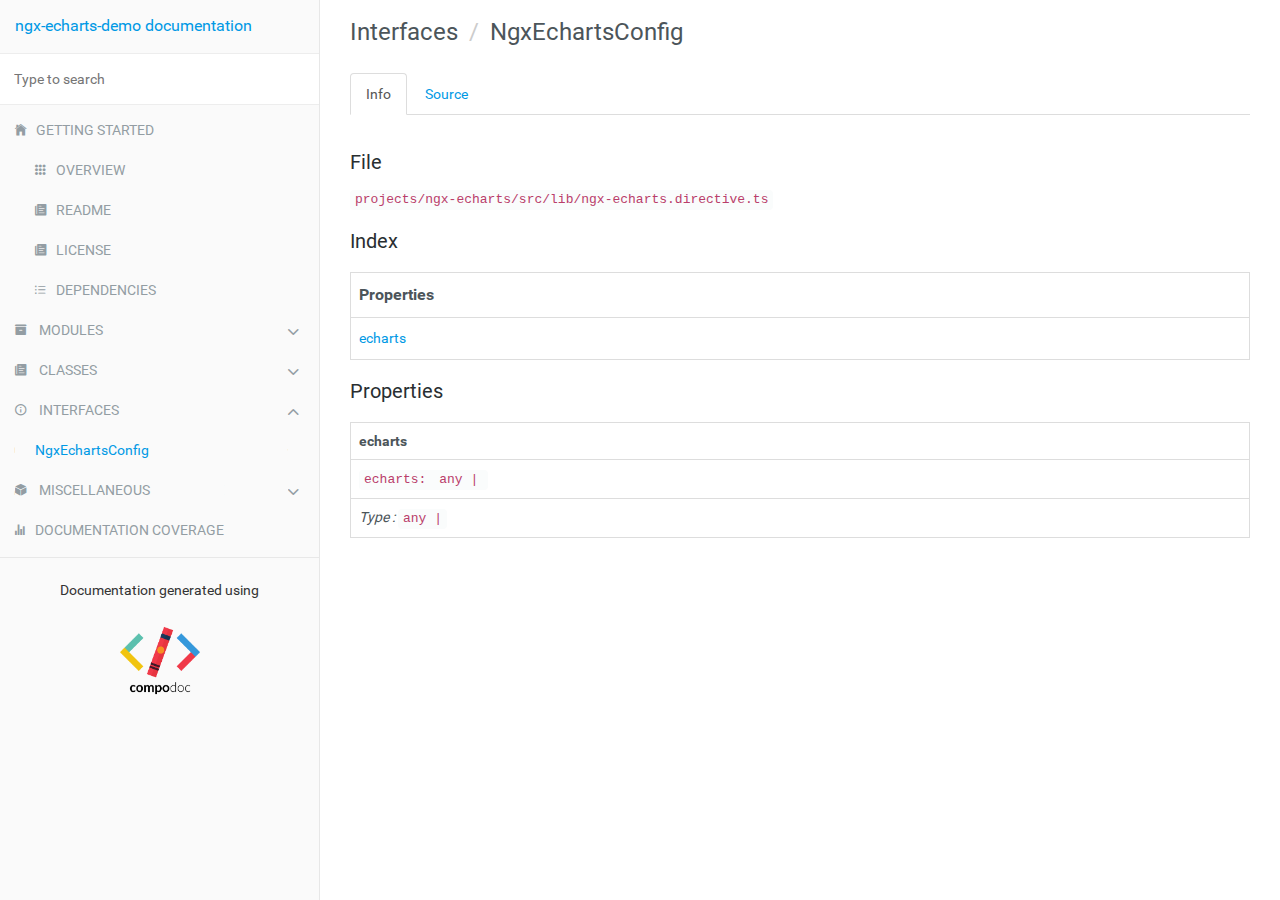
<file: api-doc/interfaces/NgxEchartsConfig.html>
<!doctype html>
<html class="no-js" lang="">
    <head>
        <meta charset="utf-8">
        <meta http-equiv="x-ua-compatible" content="ie=edge">
        <title>ngx-echarts-demo documentation</title>
        <meta name="description" content="">
        <meta name="viewport" content="width=device-width, initial-scale=1">

        <link rel="icon" type="image/x-icon" href="../images/favicon.ico">
	      <link rel="stylesheet" href="../styles/style.css">
        <link rel="stylesheet" href="../styles/stripe.css">
    </head>
    <body>

        <div class="navbar navbar-default navbar-fixed-top visible-xs">
            <a href="../" class="navbar-brand">ngx-echarts-demo documentation</a>
            <button type="button" class="btn btn-default btn-menu ion-ios-menu" id="btn-menu"></button>
        </div>

        <div class="xs-menu menu" id="mobile-menu">
                <div id="book-search-input" role="search"><input type="text" placeholder="Type to search"></div>            <compodoc-menu></compodoc-menu>
        </div>

        <div class="container-fluid main">
           <div class="row main">
               <div class="hidden-xs menu">
                   <compodoc-menu mode="normal"></compodoc-menu>
               </div>
               <!-- START CONTENT -->
               <div class="content interface">
                   <div class="content-data">












<ol class="breadcrumb">
  <li>Interfaces</li>
  <li>NgxEchartsConfig</li>
</ol>

<ul class="nav nav-tabs" role="tablist">
        <li class="active">
            <a href="#info" role="tab" id="info-tab" data-toggle="tab" data-link="info">Info</a>
        </li>
        <li >
            <a href="#source" role="tab" id="source-tab" data-toggle="tab" data-link="source">Source</a>
        </li>
</ul>

<div class="tab-content">
    <div class="tab-pane fade active in" id="c-info">
        <p class="comment">
            <h3>File</h3>
        </p>
        <p class="comment">
            <code>projects/ngx-echarts/src/lib/ngx-echarts.directive.ts</code>
        </p>



        <section>
            <h3 id="index">Index</h3>
            <table class="table table-sm table-bordered index-table">
                <tbody>
                    <tr>
                        <td class="col-md-4">
                            <h6><b>Properties</b></h6>
                        </td>
                    </tr>
                    <tr>
                        <td class="col-md-4">
                            <ul class="index-list">
                                <li>
                                        <a href="#echarts">echarts</a>
                                </li>
                            </ul>
                        </td>
                    </tr>
                </tbody>
            </table>
        </section>



            <section>
                <h3 id="inputs">Properties</h3>
                    <table class="table table-sm table-bordered">
                        <tbody>
                                <tr>
                                    <td class="col-md-4">
                                        <a name="echarts"></a>
                                        <span class="name"><b>echarts</b><a href="#echarts"><span class="icon ion-ios-link"></span></a></span>
                                    </td>
                                </tr>
                                <tr>
                                    <td class="col-md-4">
                                        <code>echarts:     <code>any | </code>
</code>
                                    </td>
                                </tr>


                                    <tr>
                                        <td class="col-md-4">
                                            <i>Type : </i>    <code>any | </code>

                                        </td>
                                    </tr>





                        </tbody>
                    </table>
            </section>
    </div>


    <div class="tab-pane fade  tab-source-code" id="c-source">
        <pre class="line-numbers compodoc-sourcecode"><code class="language-typescript">import {
  AfterViewInit,
  Directive,
  ElementRef,
  EventEmitter,
  Inject,
  InjectionToken,
  Input,
  NgZone,
  OnChanges,
  OnDestroy,
  OnInit,
  Output,
  SimpleChanges,
} from &#x27;@angular/core&#x27;;
import ResizeObserver from &#x27;resize-observer-polyfill&#x27;;
import { Observable } from &#x27;rxjs&#x27;;
import { switchMap } from &#x27;rxjs/operators&#x27;;
import { ChangeFilter } from &#x27;./change-filter&#x27;;

export interface NgxEchartsConfig {
  echarts: any | (() &#x3D;&gt; Promise&lt;any&gt;);
}

export const NGX_ECHARTS_CONFIG &#x3D; new InjectionToken&lt;NgxEchartsConfig&gt;(&#x27;NGX_ECHARTS_CONFIG&#x27;);

@Directive({
  selector: &#x27;echarts, [echarts]&#x27;,
  exportAs: &#x27;echarts&#x27;,
})
export class NgxEchartsDirective implements OnChanges, OnDestroy, OnInit, AfterViewInit {
  @Input() options: any;
  @Input() theme: string;
  @Input() loading: boolean;
  @Input() initOpts: {
    devicePixelRatio?: number;
    renderer?: string;
    width?: number | string;
    height?: number | string;
  };
  @Input() merge: any;
  @Input() autoResize &#x3D; true;
  @Input() loadingType &#x3D; &#x27;default&#x27;;
  @Input() loadingOpts: object;

  // ngx-echarts events
  @Output() chartInit &#x3D; new EventEmitter&lt;any&gt;();
  @Output() optionsError &#x3D; new EventEmitter&lt;Error&gt;();

  // echarts mouse events
  @Output() chartClick &#x3D; this.createLazyEvent(&#x27;click&#x27;);
  @Output() chartDblClick &#x3D; this.createLazyEvent(&#x27;dblclick&#x27;);
  @Output() chartMouseDown &#x3D; this.createLazyEvent(&#x27;mousedown&#x27;);
  @Output() chartMouseMove &#x3D; this.createLazyEvent(&#x27;mousemove&#x27;);
  @Output() chartMouseUp &#x3D; this.createLazyEvent(&#x27;mouseup&#x27;);
  @Output() chartMouseOver &#x3D; this.createLazyEvent(&#x27;mouseover&#x27;);
  @Output() chartMouseOut &#x3D; this.createLazyEvent(&#x27;mouseout&#x27;);
  @Output() chartGlobalOut &#x3D; this.createLazyEvent(&#x27;globalout&#x27;);
  @Output() chartContextMenu &#x3D; this.createLazyEvent(&#x27;contextmenu&#x27;);

  // echarts mouse events
  @Output() chartLegendSelectChanged &#x3D; this.createLazyEvent(&#x27;legendselectchanged&#x27;);
  @Output() chartLegendSelected &#x3D; this.createLazyEvent(&#x27;legendselected&#x27;);
  @Output() chartLegendUnselected &#x3D; this.createLazyEvent(&#x27;legendunselected&#x27;);
  @Output() chartLegendScroll &#x3D; this.createLazyEvent(&#x27;legendscroll&#x27;);
  @Output() chartDataZoom &#x3D; this.createLazyEvent(&#x27;datazoom&#x27;);
  @Output() chartDataRangeSelected &#x3D; this.createLazyEvent(&#x27;datarangeselected&#x27;);
  @Output() chartTimelineChanged &#x3D; this.createLazyEvent(&#x27;timelinechanged&#x27;);
  @Output() chartTimelinePlayChanged &#x3D; this.createLazyEvent(&#x27;timelineplaychanged&#x27;);
  @Output() chartRestore &#x3D; this.createLazyEvent(&#x27;restore&#x27;);
  @Output() chartDataViewChanged &#x3D; this.createLazyEvent(&#x27;dataviewchanged&#x27;);
  @Output() chartMagicTypeChanged &#x3D; this.createLazyEvent(&#x27;magictypechanged&#x27;);
  @Output() chartPieSelectChanged &#x3D; this.createLazyEvent(&#x27;pieselectchanged&#x27;);
  @Output() chartPieSelected &#x3D; this.createLazyEvent(&#x27;pieselected&#x27;);
  @Output() chartPieUnselected &#x3D; this.createLazyEvent(&#x27;pieunselected&#x27;);
  @Output() chartMapSelectChanged &#x3D; this.createLazyEvent(&#x27;mapselectchanged&#x27;);
  @Output() chartMapSelected &#x3D; this.createLazyEvent(&#x27;mapselected&#x27;);
  @Output() chartMapUnselected &#x3D; this.createLazyEvent(&#x27;mapunselected&#x27;);
  @Output() chartAxisAreaSelected &#x3D; this.createLazyEvent(&#x27;axisareaselected&#x27;);
  @Output() chartFocusNodeAdjacency &#x3D; this.createLazyEvent(&#x27;focusnodeadjacency&#x27;);
  @Output() chartUnfocusNodeAdjacency &#x3D; this.createLazyEvent(&#x27;unfocusnodeadjacency&#x27;);
  @Output() chartBrush &#x3D; this.createLazyEvent(&#x27;brush&#x27;);
  @Output() chartBrushEnd &#x3D; this.createLazyEvent(&#x27;brushend&#x27;);
  @Output() chartBrushSelected &#x3D; this.createLazyEvent(&#x27;brushselected&#x27;);
  @Output() chartRendered &#x3D; this.createLazyEvent(&#x27;rendered&#x27;);
  @Output() chartFinished &#x3D; this.createLazyEvent(&#x27;finished&#x27;);

  public animationFrameID &#x3D; null;
  private chart: any;
  private echarts: any;
  private resizeSub: ResizeObserver;

  constructor(
    @Inject(NGX_ECHARTS_CONFIG) config: NgxEchartsConfig,
    private el: ElementRef,
    private ngZone: NgZone,
  ) {
    this.echarts &#x3D; config.echarts;
  }

  ngOnChanges(changes: SimpleChanges) {
    const filter &#x3D; ChangeFilter.of(changes);
    filter.notFirstAndEmpty&lt;any&gt;(&#x27;options&#x27;).subscribe((opt) &#x3D;&gt; this.onOptionsChange(opt));
    filter.notFirstAndEmpty&lt;any&gt;(&#x27;merge&#x27;).subscribe((opt) &#x3D;&gt; this.setOption(opt));
    filter.has&lt;boolean&gt;(&#x27;loading&#x27;).subscribe((v) &#x3D;&gt; this.toggleLoading(!!v));
    filter.notFirst&lt;string&gt;(&#x27;theme&#x27;).subscribe(() &#x3D;&gt; this.refreshChart());
  }

  ngOnInit() {
    if (this.autoResize) {
      this.resizeSub &#x3D; new ResizeObserver(() &#x3D;&gt; {
        this.animationFrameID &#x3D; window.requestAnimationFrame(() &#x3D;&gt; this.resize());
      });
      this.resizeSub.observe(this.el.nativeElement);
    }
  }

  ngOnDestroy() {
    if (this.resizeSub) {
      this.resizeSub.unobserve(this.el.nativeElement);
      window.cancelAnimationFrame(this.animationFrameID);
    }
    this.dispose();
  }

  ngAfterViewInit() {
    setTimeout(() &#x3D;&gt; this.initChart());
  }

  private dispose() {
    if (this.chart) {
      if (!this.chart.isDisposed()) {
        this.chart.dispose();
      }
      this.chart &#x3D; null;
    }
  }

  /**
   * resize chart
   */
  resize() {
    if (this.chart) {
      this.chart.resize();
    }
  }

  private toggleLoading(loading: boolean) {
    if (this.chart) {
      loading
        ? this.chart.showLoading(this.loadingType, this.loadingOpts)
        : this.chart.hideLoading();
    }
  }

  private setOption(option: any, opts?: any) {
    if (this.chart) {
      try {
        this.chart.setOption(option, opts);
      } catch (e) {
        console.error(e);
        this.optionsError.emit(e);
      }
    }
  }

  /**
   * dispose old chart and create a new one.
   */
  async refreshChart() {
    this.dispose();
    await this.initChart();
  }

  private createChart() {
    const dom &#x3D; this.el.nativeElement;

    if (window &amp;&amp; window.getComputedStyle) {
      const prop &#x3D; window.getComputedStyle(dom, null).getPropertyValue(&#x27;height&#x27;);
      if ((!prop || prop &#x3D;&#x3D;&#x3D; &#x27;0px&#x27;) &amp;&amp; (!dom.style.height || dom.style.height &#x3D;&#x3D;&#x3D; &#x27;0px&#x27;)) {
        dom.style.height &#x3D; &#x27;400px&#x27;;
      }
    }

    // here a bit tricky: we check if the echarts module is provided as function returning native import(&#x27;...&#x27;) then use the promise
    // otherwise create the function that imitates behaviour above with a provided as is module
    return this.ngZone.runOutsideAngular(() &#x3D;&gt; {
      const load &#x3D;
        typeof this.echarts &#x3D;&#x3D;&#x3D; &#x27;function&#x27; ? this.echarts : () &#x3D;&gt; Promise.resolve(this.echarts);

      return load().then(({ init }) &#x3D;&gt; init(dom, this.theme, this.initOpts));
    });
  }

  private async initChart() {
    await this.onOptionsChange(this.options);

    if (this.merge &amp;&amp; this.chart) {
      this.setOption(this.merge);
    }
  }

  private async onOptionsChange(opt: any) {
    if (!opt) {
      return;
    }

    if (this.chart) {
      this.setOption(this.options, true);
    } else {
      this.chart &#x3D; await this.createChart();
      this.chartInit.emit(this.chart);
      this.setOption(this.options, true);
    }
  }

  // allows to lazily bind to only those events that are requested through the &#x60;@Output&#x60; by parent components
  // see https://stackoverflow.com/questions/51787972/optimal-reentering-the-ngzone-from-eventemitter-event for more info
  private createLazyEvent&lt;T&gt;(eventName: string): EventEmitter&lt;T&gt; {
    return this.chartInit.pipe(
      switchMap(
        (chart: any) &#x3D;&gt;
          new Observable((observer) &#x3D;&gt; {
            chart.on(eventName, (data: T) &#x3D;&gt; this.ngZone.run(() &#x3D;&gt; observer.next(data)));
            return () &#x3D;&gt; chart.off(eventName);
          }),
      ),
    ) as EventEmitter&lt;T&gt;;
  }
}
</code></pre>
    </div>
</div>


                   




                   </div><div class="search-results">
    <div class="has-results">
        <h1 class="search-results-title"><span class='search-results-count'></span> result-matching "<span class='search-query'></span>"</h1>
        <ul class="search-results-list"></ul>
    </div>
    <div class="no-results">
        <h1 class="search-results-title">No results matching "<span class='search-query'></span>"</h1>
    </div>
</div>
</div>
               <!-- END CONTENT -->
           </div>
       </div>

       <script>
            var COMPODOC_CURRENT_PAGE_DEPTH = 1;
            var COMPODOC_CURRENT_PAGE_CONTEXT = 'interface';
            var COMPODOC_CURRENT_PAGE_URL = 'NgxEchartsConfig.html';
            var MAX_SEARCH_RESULTS = 15;
       </script>

       <script src="../js/libs/custom-elements.min.js"></script>
       <script src="../js/libs/lit-html.js"></script>
       <!-- Required to polyfill modern browsers as code is ES5 for IE... -->
       <script src="../js/libs/custom-elements-es5-adapter.js" charset="utf-8" defer></script>
       <script src="../js/menu-wc.js" defer></script>

       <script src="../js/libs/bootstrap-native.js"></script>

       <script src="../js/libs/es6-shim.min.js"></script>
       <script src="../js/libs/EventDispatcher.js"></script>
       <script src="../js/libs/promise.min.js"></script>
       <script src="../js/libs/zepto.min.js"></script>

       <script src="../js/compodoc.js"></script>

       <script src="../js/tabs.js"></script>
       <script src="../js/menu.js"></script>
       <script src="../js/libs/clipboard.min.js"></script>
       <script src="../js/libs/prism.js"></script>
       <script src="../js/sourceCode.js"></script>
          <script src="../js/search/search.js"></script>
          <script src="../js/search/lunr.min.js"></script>
          <script src="../js/search/search-lunr.js"></script>
          <script src="../js/search/search_index.js"></script>
       <script src="../js/lazy-load-graphs.js"></script>


    </body>
</html>
</file>
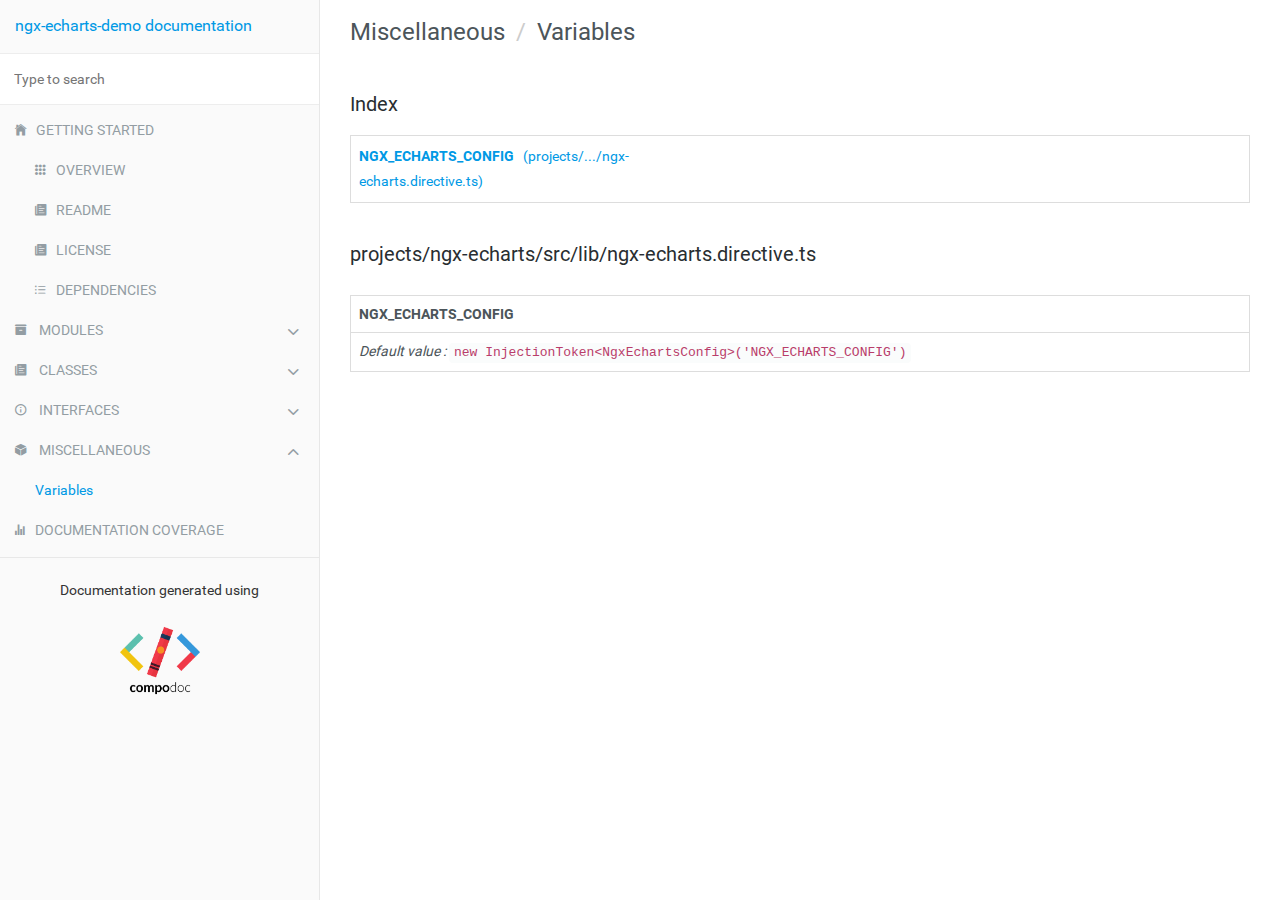
<file: api-doc/miscellaneous/variables.html>
<!doctype html>
<html class="no-js" lang="">
    <head>
        <meta charset="utf-8">
        <meta http-equiv="x-ua-compatible" content="ie=edge">
        <title>ngx-echarts-demo documentation</title>
        <meta name="description" content="">
        <meta name="viewport" content="width=device-width, initial-scale=1">

        <link rel="icon" type="image/x-icon" href="../images/favicon.ico">
	      <link rel="stylesheet" href="../styles/style.css">
        <link rel="stylesheet" href="../styles/stripe.css">
    </head>
    <body>

        <div class="navbar navbar-default navbar-fixed-top visible-xs">
            <a href="../" class="navbar-brand">ngx-echarts-demo documentation</a>
            <button type="button" class="btn btn-default btn-menu ion-ios-menu" id="btn-menu"></button>
        </div>

        <div class="xs-menu menu" id="mobile-menu">
                <div id="book-search-input" role="search"><input type="text" placeholder="Type to search"></div>            <compodoc-menu></compodoc-menu>
        </div>

        <div class="container-fluid main">
           <div class="row main">
               <div class="hidden-xs menu">
                   <compodoc-menu mode="normal"></compodoc-menu>
               </div>
               <!-- START CONTENT -->
               <div class="content miscellaneous-variables">
                   <div class="content-data">














                   

<ol class="breadcrumb">
  <li>Miscellaneous</li>
  <li>Variables</li>
</ol>

<section>
    <h3 id="index">Index</h3>
    <table class="table table-sm table-bordered index-table">
        <tbody>
            <tr>
                <td class="col-md-4">
                    <ul class="index-list">
                        <li>
                            <a href="#NGX_ECHARTS_CONFIG" title="projects/ngx-echarts/src/lib/ngx-echarts.directive.ts"><b>NGX_ECHARTS_CONFIG</b>&nbsp;&nbsp;&nbsp;(projects/.../ngx-echarts.directive.ts)</a>
                        </li>
                    </ul>
                </td>
            </tr>
        </tbody>
    </table>
</section>

    <h3>projects/ngx-echarts/src/lib/ngx-echarts.directive.ts</h3>
    <section>
    <h3></h3>        <table class="table table-sm table-bordered">
            <tbody>
                <tr>
                    <td class="col-md-4">
                        <a name="NGX_ECHARTS_CONFIG"></a>
                        <span class="name">
                            <b>
                            NGX_ECHARTS_CONFIG</b>
                            <a href="#NGX_ECHARTS_CONFIG"><span class="icon ion-ios-link"></span></a>
                        </span>
                    </td>
                </tr>
                    <tr>
                        <td class="col-md-4">
                            <i>Default value : </i><code>new InjectionToken&lt;NgxEchartsConfig&gt;(&#x27;NGX_ECHARTS_CONFIG&#x27;)</code>
                        </td>
                    </tr>


            </tbody>
        </table>
</section>



                   </div><div class="search-results">
    <div class="has-results">
        <h1 class="search-results-title"><span class='search-results-count'></span> result-matching "<span class='search-query'></span>"</h1>
        <ul class="search-results-list"></ul>
    </div>
    <div class="no-results">
        <h1 class="search-results-title">No results matching "<span class='search-query'></span>"</h1>
    </div>
</div>
</div>
               <!-- END CONTENT -->
           </div>
       </div>

       <script>
            var COMPODOC_CURRENT_PAGE_DEPTH = 1;
            var COMPODOC_CURRENT_PAGE_CONTEXT = 'miscellaneous-variables';
            var COMPODOC_CURRENT_PAGE_URL = 'variables.html';
            var MAX_SEARCH_RESULTS = 15;
       </script>

       <script src="../js/libs/custom-elements.min.js"></script>
       <script src="../js/libs/lit-html.js"></script>
       <!-- Required to polyfill modern browsers as code is ES5 for IE... -->
       <script src="../js/libs/custom-elements-es5-adapter.js" charset="utf-8" defer></script>
       <script src="../js/menu-wc.js" defer></script>

       <script src="../js/libs/bootstrap-native.js"></script>

       <script src="../js/libs/es6-shim.min.js"></script>
       <script src="../js/libs/EventDispatcher.js"></script>
       <script src="../js/libs/promise.min.js"></script>
       <script src="../js/libs/zepto.min.js"></script>

       <script src="../js/compodoc.js"></script>

       <script src="../js/tabs.js"></script>
       <script src="../js/menu.js"></script>
       <script src="../js/libs/clipboard.min.js"></script>
       <script src="../js/libs/prism.js"></script>
       <script src="../js/sourceCode.js"></script>
          <script src="../js/search/search.js"></script>
          <script src="../js/search/lunr.min.js"></script>
          <script src="../js/search/search-lunr.js"></script>
          <script src="../js/search/search_index.js"></script>
       <script src="../js/lazy-load-graphs.js"></script>


    </body>
</html>
</file>
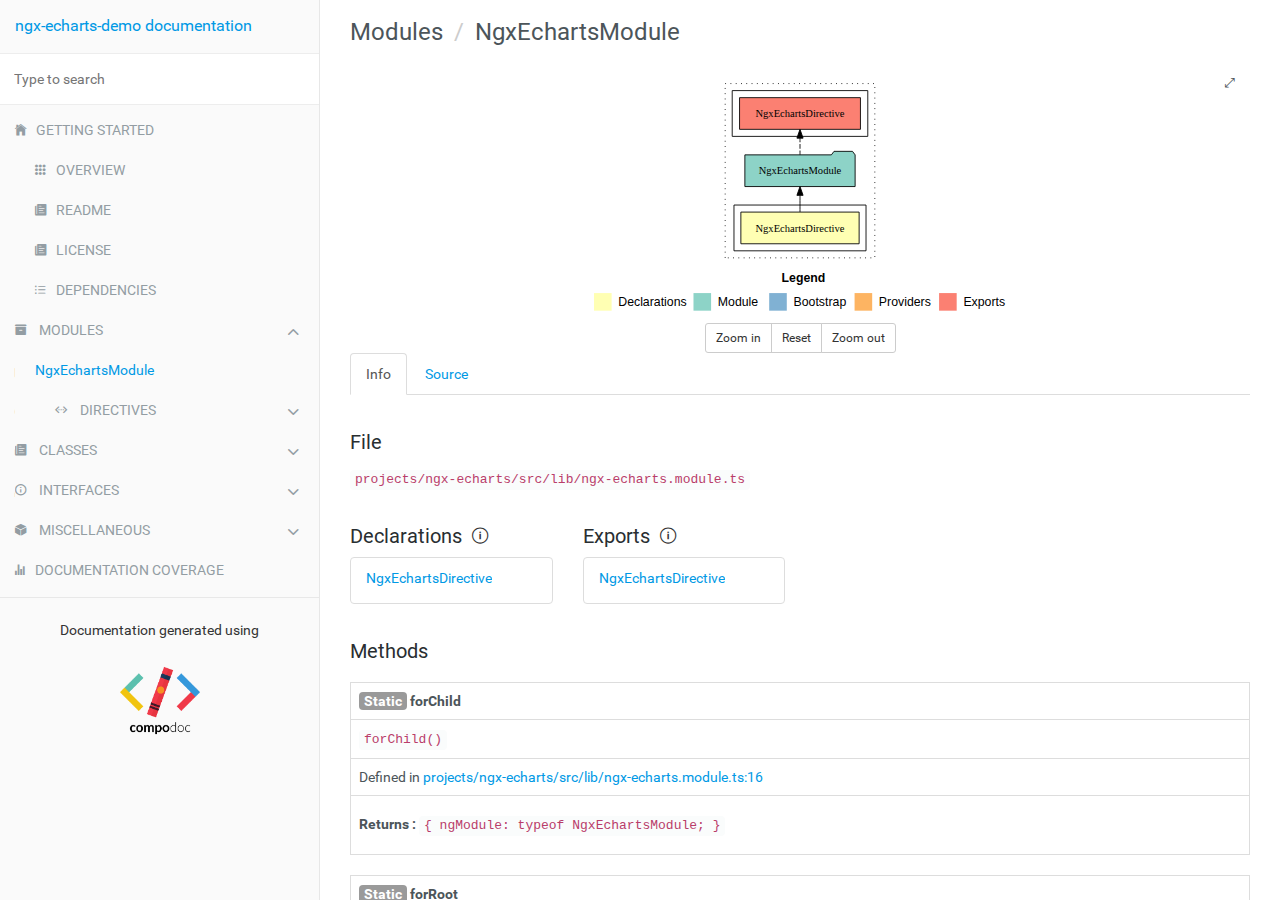
<file: api-doc/modules/NgxEchartsModule.html>
<!doctype html>
<html class="no-js" lang="">
    <head>
        <meta charset="utf-8">
        <meta http-equiv="x-ua-compatible" content="ie=edge">
        <title>ngx-echarts-demo documentation</title>
        <meta name="description" content="">
        <meta name="viewport" content="width=device-width, initial-scale=1">

        <link rel="icon" type="image/x-icon" href="../images/favicon.ico">
	      <link rel="stylesheet" href="../styles/style.css">
        <link rel="stylesheet" href="../styles/stripe.css">
    </head>
    <body>

        <div class="navbar navbar-default navbar-fixed-top visible-xs">
            <a href="../" class="navbar-brand">ngx-echarts-demo documentation</a>
            <button type="button" class="btn btn-default btn-menu ion-ios-menu" id="btn-menu"></button>
        </div>

        <div class="xs-menu menu" id="mobile-menu">
                <div id="book-search-input" role="search"><input type="text" placeholder="Type to search"></div>            <compodoc-menu></compodoc-menu>
        </div>

        <div class="container-fluid main">
           <div class="row main">
               <div class="hidden-xs menu">
                   <compodoc-menu mode="normal"></compodoc-menu>
               </div>
               <!-- START CONTENT -->
               <div class="content module">
                   <div class="content-data">



<ol class="breadcrumb">
    <li>Modules</li>
    <li>NgxEchartsModule</li>
</ol>

<div class="text-center module-graph-container">
    <div id="module-graph-svg">
        <?xml version="1.0" encoding="UTF-8" standalone="no"?>
<!DOCTYPE svg PUBLIC "-//W3C//DTD SVG 1.1//EN"
 "http://www.w3.org/Graphics/SVG/1.1/DTD/svg11.dtd">
<!-- Generated by graphviz version 2.44.1 (20200629.0846)
 -->
<!-- Title: dependencies Pages: 1 -->
<svg width="504pt" height="284pt"
 viewBox="0.00 0.00 504.00 284.00" xmlns="http://www.w3.org/2000/svg" xmlns:xlink="http://www.w3.org/1999/xlink">
<g id="graph0" class="graph" transform="scale(1 1) rotate(0) translate(4 280)">
<title>dependencies</title>
<polygon fill="white" stroke="transparent" points="-4,4 -4,-280 500,-280 500,4 -4,4"/>
<text text-anchor="start" x="227.01" y="-42.4" font-family="sans-serif" font-weight="bold" font-size="14.00">Legend</text>
<polygon fill="#ffffb3" stroke="transparent" points="14,-10 14,-30 34,-30 34,-10 14,-10"/>
<text text-anchor="start" x="37.63" y="-15.4" font-family="sans-serif" font-size="14.00"> &#160;Declarations</text>
<polygon fill="#8dd3c7" stroke="transparent" points="127,-10 127,-30 147,-30 147,-10 127,-10"/>
<text text-anchor="start" x="150.73" y="-15.4" font-family="sans-serif" font-size="14.00"> &#160;Module</text>
<polygon fill="#80b1d3" stroke="transparent" points="213,-10 213,-30 233,-30 233,-10 213,-10"/>
<text text-anchor="start" x="236.78" y="-15.4" font-family="sans-serif" font-size="14.00"> &#160;Bootstrap</text>
<polygon fill="#fdb462" stroke="transparent" points="310,-10 310,-30 330,-30 330,-10 310,-10"/>
<text text-anchor="start" x="333.67" y="-15.4" font-family="sans-serif" font-size="14.00"> &#160;Providers</text>
<polygon fill="#fb8072" stroke="transparent" points="406,-10 406,-30 426,-30 426,-10 406,-10"/>
<text text-anchor="start" x="429.73" y="-15.4" font-family="sans-serif" font-size="14.00"> &#160;Exports</text>
<g id="clust1" class="cluster">
<title>cluster_NgxEchartsModule</title>
<polygon fill="none" stroke="black" stroke-dasharray="1,5" points="163,-70 163,-268 333,-268 333,-70 163,-70"/>
</g>
<g id="clust5" class="cluster">
<title>cluster_NgxEchartsModule_exports</title>
<polygon fill="none" stroke="black" points="171,-208 171,-260 325,-260 325,-208 171,-208"/>
</g>
<g id="clust2" class="cluster">
<title>cluster_NgxEchartsModule_declarations</title>
<polygon fill="none" stroke="black" points="173,-78 173,-130 323,-130 323,-78 173,-78"/>
</g>
<!-- NgxEchartsDirective -->
<g id="node1" class="node">
<title>NgxEchartsDirective</title>
<polygon fill="#ffffb3" stroke="black" points="315.17,-122 180.83,-122 180.83,-86 315.17,-86 315.17,-122"/>
<text text-anchor="middle" x="248" y="-99.8" font-family="Times,serif" font-size="14.00">NgxEchartsDirective</text>
</g>
<!-- NgxEchartsModule -->
<g id="node2" class="node">
<title>NgxEchartsModule</title>
<polygon fill="#8dd3c7" stroke="black" points="310.63,-187 307.63,-191 286.63,-191 283.63,-187 185.37,-187 185.37,-151 310.63,-151 310.63,-187"/>
<text text-anchor="middle" x="248" y="-164.8" font-family="Times,serif" font-size="14.00">NgxEchartsModule</text>
</g>
<!-- NgxEchartsDirective&#45;&gt;NgxEchartsModule -->
<g id="edge1" class="edge">
<title>NgxEchartsDirective&#45;&gt;NgxEchartsModule</title>
<path fill="none" stroke="black" d="M248,-122.11C248,-122.11 248,-140.99 248,-140.99"/>
<polygon fill="black" stroke="black" points="244.5,-140.99 248,-150.99 251.5,-140.99 244.5,-140.99"/>
</g>
<!-- NgxEchartsDirective  -->
<g id="node3" class="node">
<title>NgxEchartsDirective </title>
<polygon fill="#fb8072" stroke="black" points="316.67,-252 179.33,-252 179.33,-216 316.67,-216 316.67,-252"/>
<text text-anchor="middle" x="248" y="-229.8" font-family="Times,serif" font-size="14.00">NgxEchartsDirective </text>
</g>
<!-- NgxEchartsModule&#45;&gt;NgxEchartsDirective  -->
<g id="edge2" class="edge">
<title>NgxEchartsModule&#45;&gt;NgxEchartsDirective </title>
<path fill="none" stroke="black" stroke-dasharray="5,2" d="M248,-187.11C248,-187.11 248,-205.99 248,-205.99"/>
<polygon fill="black" stroke="black" points="244.5,-205.99 248,-215.99 251.5,-205.99 244.5,-205.99"/>
</g>
</g>
</svg>

    </div>
    <i id="fullscreen" class="icon ion-ios-resize module-graph-fullscreen-btn" aria-hidden="true"></i>
    <div class="btn-group">
        <button id="zoom-in" class="btn btn-default btn-sm">Zoom in</button>
        <button id="reset" class="btn btn-default btn-sm">Reset</button>
        <button id="zoom-out" class="btn btn-default btn-sm">Zoom out</button>
    </div>
</div>
<script src="../js/libs/svg-pan-zoom.min.js"></script>
<script src="../js/svg-pan-zoom.controls.js"></script>

<ul class="nav nav-tabs" role="tablist">
    <li  class="active" >
        <a href="#info" role="tab" id="info-tab" data-toggle="tab" data-link="info">Info</a>
    </li>
    <li >
        <a href="#source" role="tab" id="source-tab" data-toggle="tab" data-link="source">Source</a>
    </li>
</ul>

<div class="tab-content">
    <div class="tab-pane fade active in" id="c-info">

        <p class="comment">
            <h3>File</h3>
        </p>
        <p class="comment">
            <code>projects/ngx-echarts/src/lib/ngx-echarts.module.ts</code>
        </p>




        <div class="container-fluid module">
            <div class="row">
                <div class="col-sm-3">
                    <h3>Declarations<a href="https://angular.io/api/core/NgModule#declarations" target="_blank"
                            title="Official documentation about module declarations"><span class="icon ion-ios-information-circle-outline"></span></a></h3>
                    <ul class="list-group">
                        <li class="list-group-item">
                            <a href="../directives/NgxEchartsDirective.html">NgxEchartsDirective</a>
                        </li>
                    </ul>
                </div>
                <div class="col-sm-3">
                    <h3>Exports<a href="https://angular.io/api/core/NgModule#exports" target="_blank" title="Official documentation about module exports"><span
                                class="icon ion-ios-information-circle-outline"></a></h3>
                    <ul class="list-group">
                        <li class="list-group-item">
                            <a href="../directives/NgxEchartsDirective.html">NgxEchartsDirective</a>
                        </li>
                    </ul>
                </div>
            </div>
        </div>

        <section>
    
    <h3 id="methods">
        Methods
    </h3>
    <table class="table table-sm table-bordered">
        <tbody>
            <tr>
                <td class="col-md-4">
                    <a name="forChild"></a>
                    <span class="name">
                        <b>
                            <span class="modifier">Static</span>
                            forChild
                        </b>
                        <a href="#forChild"><span class="icon ion-ios-link"></span></a>
                    </span>
                </td>
            </tr>
            <tr>
                <td class="col-md-4">
                    <span class="modifier-icon icon ion-ios-reset"></span>
                    <code>forChild()</code>
                </td>
            </tr>


            <tr>
                <td class="col-md-4">
                    <div class="io-line">Defined in <a href="" data-line="16"
                            class="link-to-prism">projects/ngx-echarts/src/lib/ngx-echarts.module.ts:16</a></div>
                </td>
            </tr>


            <tr>
                <td class="col-md-4">

                    <div class="io-description">
                        <b>Returns : </b>    <code>{ ngModule: typeof NgxEchartsModule; }</code>

                    </div>
                </td>
            </tr>
        </tbody>
    </table>
    <table class="table table-sm table-bordered">
        <tbody>
            <tr>
                <td class="col-md-4">
                    <a name="forRoot"></a>
                    <span class="name">
                        <b>
                            <span class="modifier">Static</span>
                            forRoot
                        </b>
                        <a href="#forRoot"><span class="icon ion-ios-link"></span></a>
                    </span>
                </td>
            </tr>
            <tr>
                <td class="col-md-4">
                    <span class="modifier-icon icon ion-ios-reset"></span>
                    <code>forRoot(config: <a href="../interfaces/NgxEchartsConfig.html">NgxEchartsConfig</a>)</code>
                </td>
            </tr>


            <tr>
                <td class="col-md-4">
                    <div class="io-line">Defined in <a href="" data-line="10"
                            class="link-to-prism">projects/ngx-echarts/src/lib/ngx-echarts.module.ts:10</a></div>
                </td>
            </tr>


            <tr>
                <td class="col-md-4">

                    <div class="io-description">
                        <b>Parameters :</b>
                        <table class="params">
                            <thead>
                                <tr>
                                    <td>Name</td>
                                    <td>Type</td>
                                    <td>Optional</td>
                                </tr>
                            </thead>
                            <tbody>
                                <tr>
                                    <td>config</td>
                                    <td>
                                                <code><a href="../interfaces/NgxEchartsConfig.html" target="_self" >NgxEchartsConfig</a></code>
                                    </td>

                                    <td>
                                        No
                                    </td>


                                </tr>
                            </tbody>
                        </table>
                    </div>
                    <div>
                    </div>
                    <div class="io-description">
                        <b>Returns : </b>    <code>ModuleWithProviders&lt;NgxEchartsModule&gt;</code>

                    </div>
                    <div class="io-description">
                        
                    </div>
                </td>
            </tr>
        </tbody>
    </table>
</section>
    </div>


    <div class="tab-pane fade  tab-source-code" id="c-source">
        <pre class="line-numbers compodoc-sourcecode"><code class="language-typescript">import { NgModule, ModuleWithProviders } from &#x27;@angular/core&#x27;;
import { NgxEchartsDirective, NgxEchartsConfig, NGX_ECHARTS_CONFIG } from &#x27;./ngx-echarts.directive&#x27;;

@NgModule({
  imports: [],
  declarations: [NgxEchartsDirective],
  exports: [NgxEchartsDirective],
})
export class NgxEchartsModule {
  static forRoot(config: NgxEchartsConfig): ModuleWithProviders&lt;NgxEchartsModule&gt; {
    return {
      ngModule: NgxEchartsModule,
      providers: [{ provide: NGX_ECHARTS_CONFIG, useValue: config }],
    };
  }
  static forChild() {
    return {
      ngModule: NgxEchartsModule,
    };
  }
}

export { NgxEchartsDirective, NGX_ECHARTS_CONFIG };
</code></pre>
    </div>
</div>










                   




                   </div><div class="search-results">
    <div class="has-results">
        <h1 class="search-results-title"><span class='search-results-count'></span> result-matching "<span class='search-query'></span>"</h1>
        <ul class="search-results-list"></ul>
    </div>
    <div class="no-results">
        <h1 class="search-results-title">No results matching "<span class='search-query'></span>"</h1>
    </div>
</div>
</div>
               <!-- END CONTENT -->
           </div>
       </div>

       <script>
            var COMPODOC_CURRENT_PAGE_DEPTH = 1;
            var COMPODOC_CURRENT_PAGE_CONTEXT = 'module';
            var COMPODOC_CURRENT_PAGE_URL = 'NgxEchartsModule.html';
            var MAX_SEARCH_RESULTS = 15;
       </script>

       <script src="../js/libs/custom-elements.min.js"></script>
       <script src="../js/libs/lit-html.js"></script>
       <!-- Required to polyfill modern browsers as code is ES5 for IE... -->
       <script src="../js/libs/custom-elements-es5-adapter.js" charset="utf-8" defer></script>
       <script src="../js/menu-wc.js" defer></script>

       <script src="../js/libs/bootstrap-native.js"></script>

       <script src="../js/libs/es6-shim.min.js"></script>
       <script src="../js/libs/EventDispatcher.js"></script>
       <script src="../js/libs/promise.min.js"></script>
       <script src="../js/libs/zepto.min.js"></script>

       <script src="../js/compodoc.js"></script>

       <script src="../js/tabs.js"></script>
       <script src="../js/menu.js"></script>
       <script src="../js/libs/clipboard.min.js"></script>
       <script src="../js/libs/prism.js"></script>
       <script src="../js/sourceCode.js"></script>
          <script src="../js/search/search.js"></script>
          <script src="../js/search/lunr.min.js"></script>
          <script src="../js/search/search-lunr.js"></script>
          <script src="../js/search/search_index.js"></script>
       <script src="../js/lazy-load-graphs.js"></script>


    </body>
</html>
</file>
<file: api-doc/styles/stripe.css>
.navbar-default .navbar-brand {
    color: #0099e5;
}

.menu ul.list li a[data-type="chapter-link"], .menu ul.list li.chapter .simple {
    color: #939da3;
    text-transform: uppercase;
}

.content h1, .content h2, .content h3, .content h4, .content h5 {
    color: #292e31;
    font-weight: normal;
}

.content {
    color: #4c555a;
}

.menu ul.list li.title {
    padding: 5px 0;
}

a {
    color: #0099e5;
    text-decoration: none;
}
a:hover {
    color: #292e31;
    text-decoration: none;
}

.menu ul.list li:nth-child(2) {
    margin-top: 0;
}

.menu ul.list li.title a, .navbar a {
    color: #0099e5;
    text-decoration: none;
    font-size: 16px;
}

.menu ul.list li a.active {
    color: #0099e5;
}

code {
    box-sizing: border-box;
    display: inline-block;
    padding: 0 5px;
    background: #fafcfc;
    border-radius: 4px;
    color: #b93d6a;
    font-size: 13px;
    line-height: 20px
}

pre {
    margin: 0;
    padding: 12px 12px;
    background: #272b2d;
    border-radius: 5px;
    font-size: 13px;
    line-height: 1.5em;
    font-weight: 500
}
</file>
<file: api-doc/styles/style.css>
@import "./reset.css";
@import "./bootstrap.min.css";
@import "./bootstrap-card.css";
@import "./prism.css";
@import "./ionicons.min.css";
@import "./compodoc.css";
@import "./tablesort.css";
</file>
